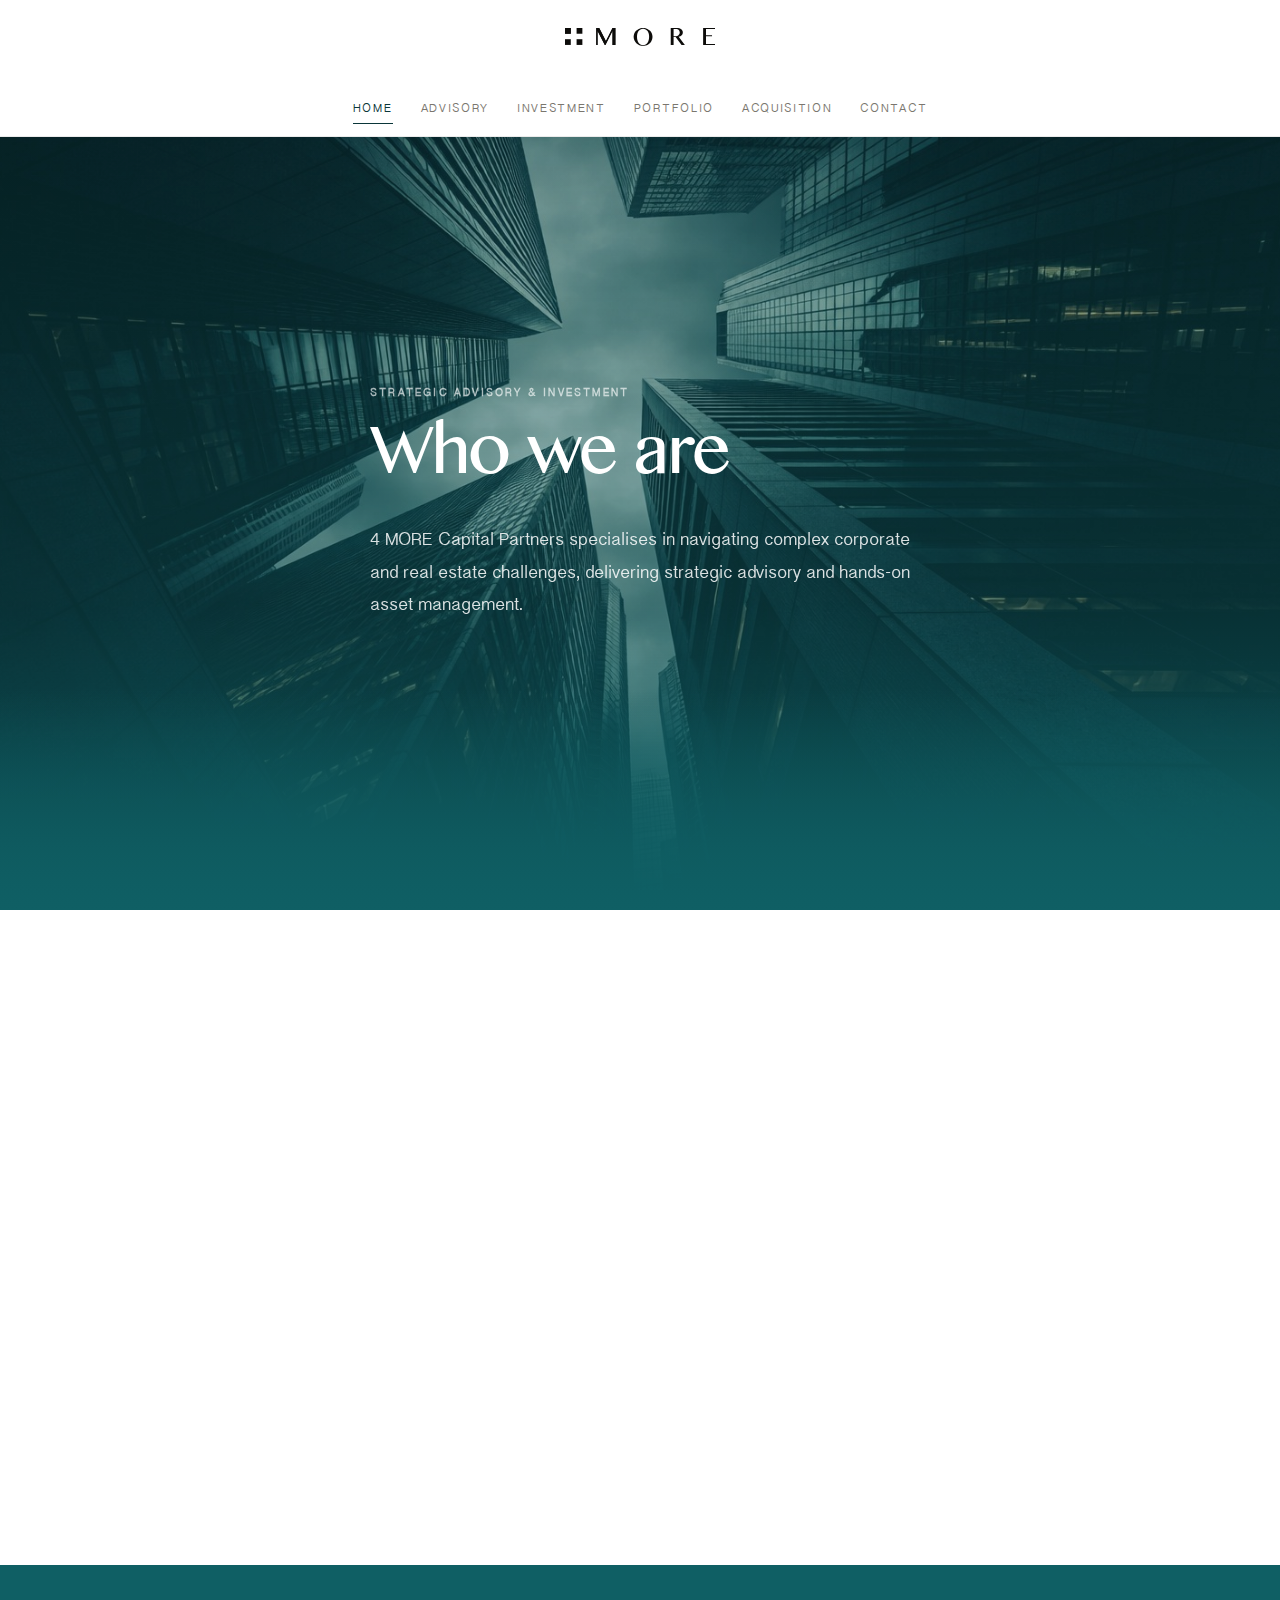
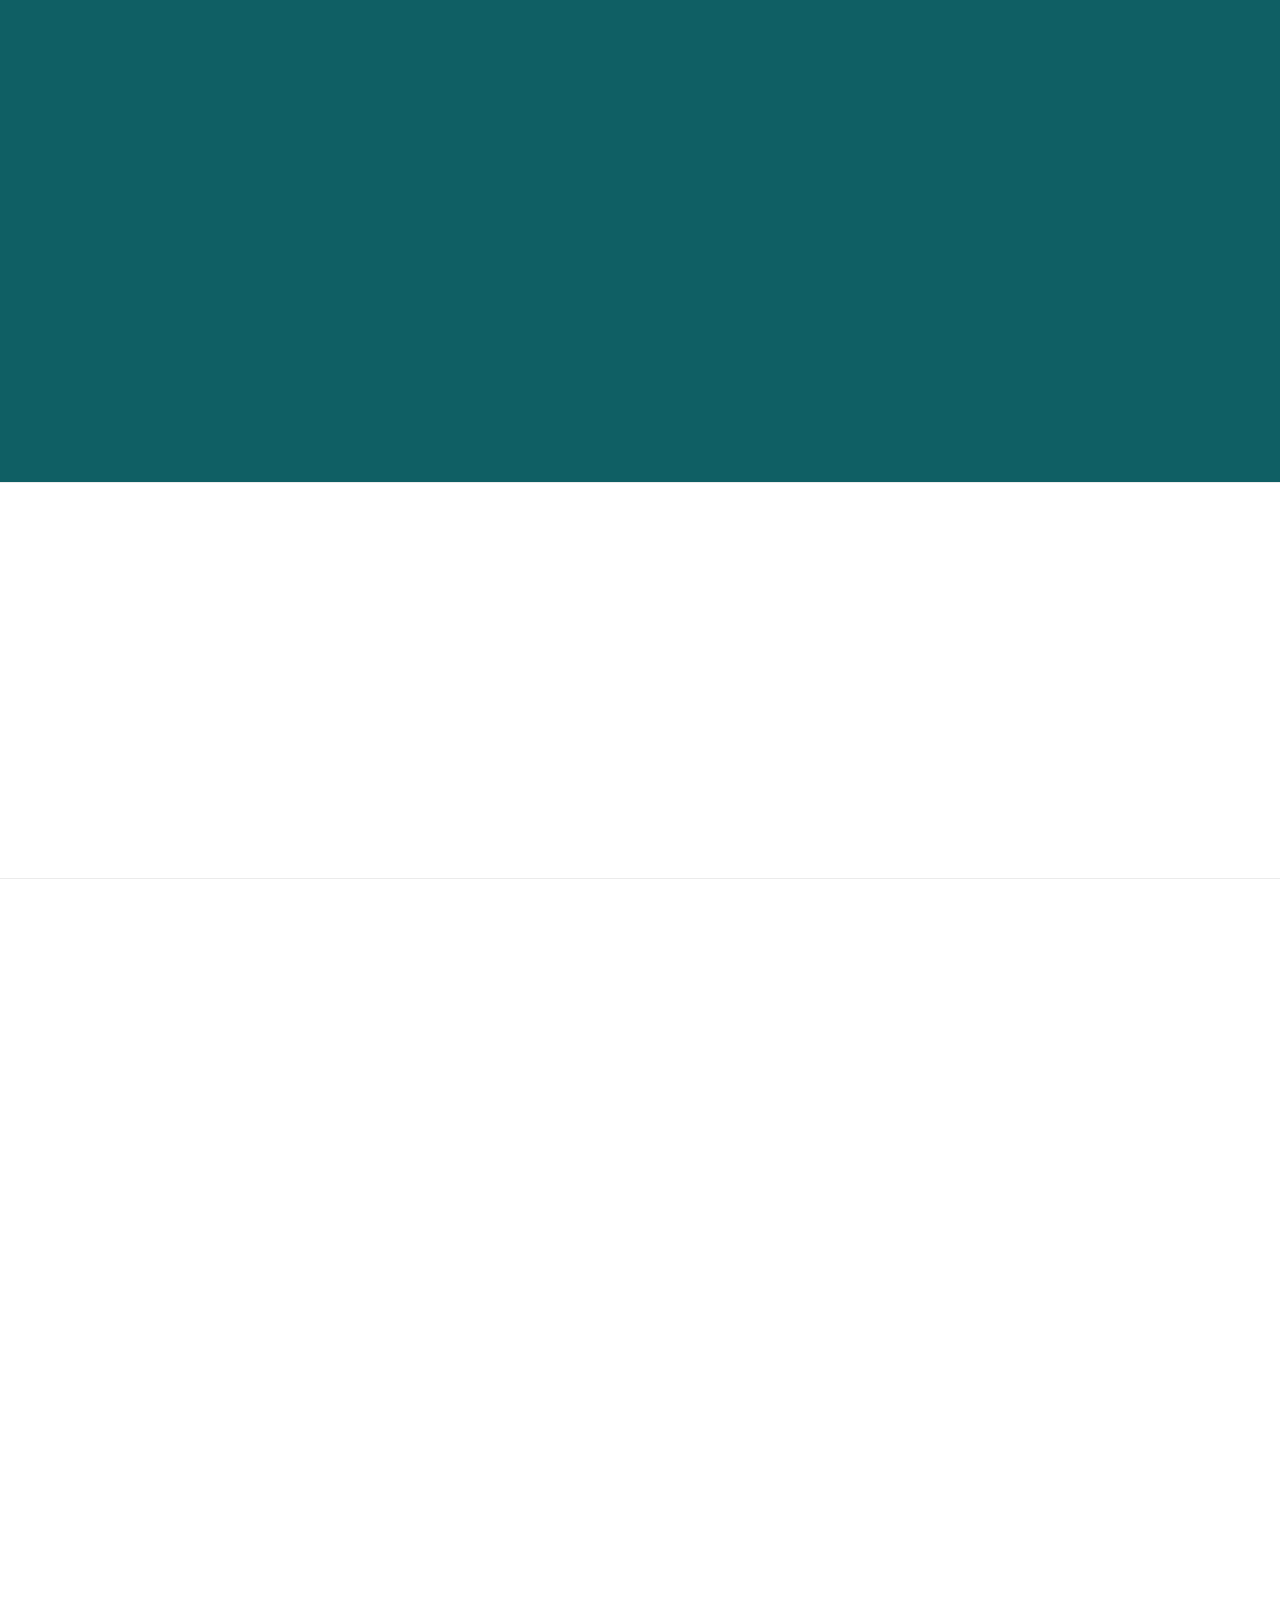
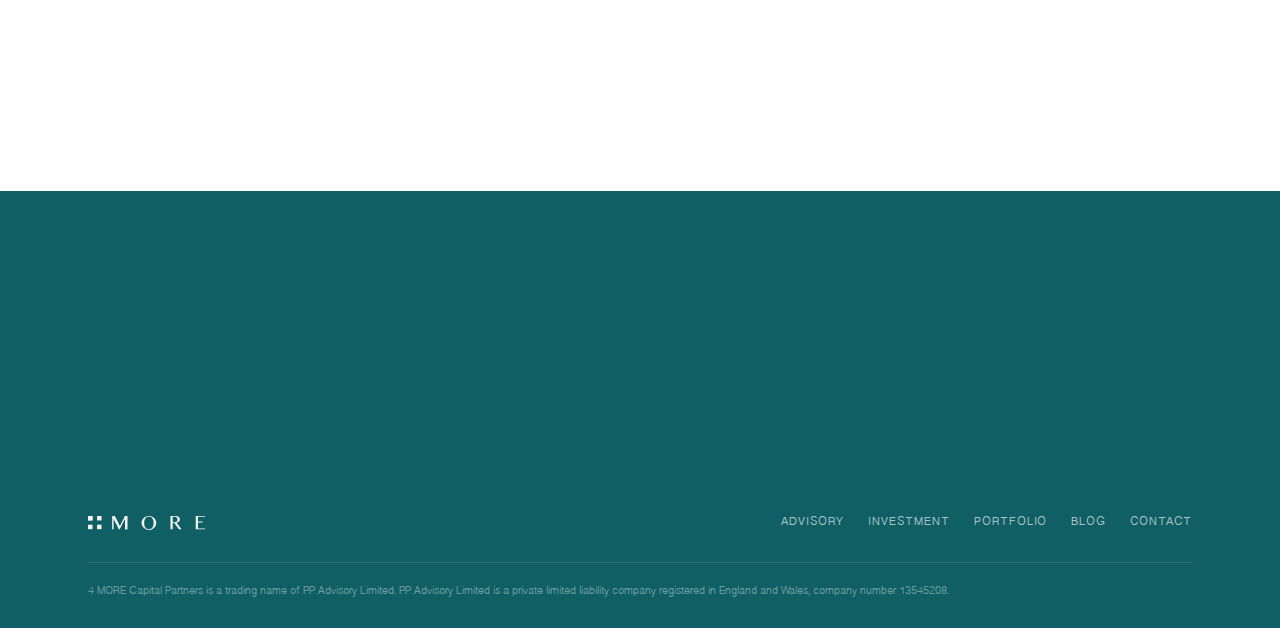
<file: index.html>
<!DOCTYPE html>
<html lang="en">
<head>
  <meta charset="UTF-8">
  <meta name="viewport" content="width=device-width, initial-scale=1.0">
  <meta name="description" content="4 MORE Capital Partners specializes in navigating complex corporate and real estate challenges, offering strategic advisory and hands-on asset management.">
  <title>4 MORE Capital Partners | Strategic Advisory &amp; Investment</title>
  <link rel="stylesheet" href="css/style.css">
</head>
<body>

  <!-- Centered Logo -->
  <div class="top-bar">
    <a href="index.html" class="top-bar-logo"><img src="images/Logo-4-More.svg" alt="4 MORE Capital Partners"></a>
  </div>

  <!-- Navigation -->
  <nav class="nav" id="nav">
    <div class="container">
      <div class="nav-inner">
        <div class="nav-links" id="navLinks">
          <a href="index.html" class="active">Home</a>
          <a href="advisory.html">Advisory</a>
          <a href="investment.html">Investment</a>
          <a href="portfolio.html">Portfolio</a>
          <a href="acquisition.html">Acquisition</a>
          <a href="contact.html">Contact</a>
        </div>
        <button class="nav-toggle" id="navToggle" aria-label="Toggle navigation">
          <span></span>
          <span></span>
          <span></span>
        </button>
      </div>
    </div>
  </nav>

  <!-- Hero — full-bleed photo background with teal gradient fade -->
  <section class="hero">
    <div class="hero-bg" aria-hidden="true"></div>
    <div class="hero-overlay" aria-hidden="true"></div>
    <div class="container">
      <div class="hero-content">
        <span class="label reveal">Strategic Advisory &amp; Investment</span>
        <h1 class="reveal">Who we are</h1>
        <p class="hero-desc reveal">4 MORE Capital Partners specialises in navigating complex corporate and real estate challenges, delivering strategic advisory and hands-on asset management.</p>
      </div>
    </div>
  </section>

  <!-- What We Do -->
  <section class="section-sm">
    <div class="container">
      <div class="section-header section-header-center reveal">
        <h2>What we do</h2>
        <p>Tailored solutions across asset management and investment, from acquisition to exit.</p>
      </div>
      <div class="services-duo reveal">
        <div class="service-block">
          <span class="label">Advisory</span>
          <p>Hands-on execution of complex business plans, asset turnarounds, and institutional-grade project delivery.</p>
          <a href="advisory.html" class="btn btn-text btn-arrow">Learn More</a>
        </div>
        <div class="service-block">
          <span class="label">Investment</span>
          <p>Focused on Germany, Austria, and the UK &mdash; sourcing, structuring, and executing deals with a shared-investment approach.</p>
          <a href="investment.html" class="btn btn-text btn-arrow">Learn More</a>
        </div>
      </div>
    </div>
  </section>

  <!-- Principles -->
  <section class="section-dark section-sm">
    <div class="container">
      <div class="section-header-split reveal">
        <div>
          <h2>Our Principles</h2>
        </div>
        <div>
          <p>A work culture centred on transparency, ownership, and results &mdash; underpinning our approach to every engagement.</p>
        </div>
      </div>
      <div class="principles-grid reveal">
        <div class="principle-item">
          <div class="principle-icon">
            <svg xmlns="http://www.w3.org/2000/svg" fill="none" viewBox="0 0 24 24" stroke-width="1.5" stroke="currentColor">
              <path stroke-linecap="round" stroke-linejoin="round" d="M2.036 12.322a1.012 1.012 0 010-.639C3.423 7.51 7.36 4.5 12 4.5c4.638 0 8.573 3.007 9.963 7.178.07.207.07.431 0 .639C20.577 16.49 16.64 19.5 12 19.5c-4.638 0-8.573-3.007-9.963-7.178z" />
              <path stroke-linecap="round" stroke-linejoin="round" d="M15 12a3 3 0 11-6 0 3 3 0 016 0z" />
            </svg>
          </div>
          <h4>Transparency</h4>
        </div>
        <div class="principle-item">
          <div class="principle-icon">
            <svg xmlns="http://www.w3.org/2000/svg" fill="none" viewBox="0 0 24 24" stroke-width="1.5" stroke="currentColor">
              <path stroke-linecap="round" stroke-linejoin="round" d="M15.75 5.25a3 3 0 013 3m3 0a6 6 0 01-7.029 5.912c-.563-.097-1.159.026-1.563.43L10.5 17.25H8.25v2.25H6v2.25H2.25v-2.818c0-.597.237-1.17.659-1.591l6.499-6.499c.404-.404.527-1 .43-1.563A6 6 0 1121.75 8.25z" />
            </svg>
          </div>
          <h4>Ownership</h4>
        </div>
        <div class="principle-item">
          <div class="principle-icon">
            <svg xmlns="http://www.w3.org/2000/svg" fill="none" viewBox="0 0 24 24" stroke-width="1.5" stroke="currentColor">
              <path stroke-linecap="round" stroke-linejoin="round" d="M3 13.125C3 12.504 3.504 12 4.125 12h2.25c.621 0 1.125.504 1.125 1.125v6.75C7.5 20.496 6.996 21 6.375 21h-2.25A1.125 1.125 0 013 19.875v-6.75zM9.75 8.625c0-.621.504-1.125 1.125-1.125h2.25c.621 0 1.125.504 1.125 1.125v11.25c0 .621-.504 1.125-1.125 1.125h-2.25a1.125 1.125 0 01-1.125-1.125V8.625zM16.5 4.125c0-.621.504-1.125 1.125-1.125h2.25C20.496 3 21 3.504 21 4.125v15.75c0 .621-.504 1.125-1.125 1.125h-2.25a1.125 1.125 0 01-1.125-1.125V4.125z" />
            </svg>
          </div>
          <h4>Results</h4>
        </div>
        <div class="principle-item">
          <div class="principle-icon">
            <svg xmlns="http://www.w3.org/2000/svg" fill="none" viewBox="0 0 24 24" stroke-width="1.5" stroke="currentColor">
              <path stroke-linecap="round" stroke-linejoin="round" d="M12 18v-5.25m0 0a6.01 6.01 0 001.5-.189m-1.5.189a6.01 6.01 0 01-1.5-.189m3.75 7.478a12.06 12.06 0 01-4.5 0m3.75 2.383a14.406 14.406 0 01-3 0M14.25 18v-.192c0-.983.658-1.823 1.508-2.316a7.5 7.5 0 10-7.517 0c.85.493 1.509 1.333 1.509 2.316V18" />
            </svg>
          </div>
          <h4>Innovation</h4>
        </div>
      </div>
    </div>
  </section>

  <!-- Quote -->
  <section class="editorial-break">
    <div class="container">
      <div class="editorial-break-inner reveal">
        <blockquote>&ldquo;4 MORE&rsquo;s edge for sophisticated investors lies in its deep curiosity and contrarian approach to problem-solving, constantly seeking new solutions and capitalising on secular demand drivers.&rdquo;</blockquote>
        <cite>4 MORE Capital Partners</cite>
      </div>
    </div>
  </section>

  <!-- Team -->
  <section class="section">
    <div class="container">
      <div class="section-header section-header-center">
        <h2 class="reveal">Our Team</h2>
      </div>
      <div class="team-grid">
        <div class="team-member reveal reveal-d1">
          <div class="team-photo">
            <img src="images/team/PatrickPfeiffer.jpeg" alt="Patrick Pfeiffer">
          </div>
          <h4>Patrick Pfeiffer</h4>
          <p class="team-title">Founder, Managing Partner</p>
          <p>International investment expertise, specialising in value creation, turnarounds, and contrarian strategies across Western Europe.</p>
        </div>
        <div class="team-member reveal reveal-d2">
          <div class="team-photo">
            <img src="images/team/InaSparta.jpeg" alt="Ina Sparta">
          </div>
          <h4>Ina Sparta</h4>
          <p class="team-title">Executive Assistant</p>
          <p>Bio to be added.</p>
        </div>
        <div class="team-member reveal reveal-d3">
          <div class="team-photo">
            <img src="images/team/AugustinRenard.jpeg" alt="Augustin Renard">
          </div>
          <h4>Augustin Renard</h4>
          <p class="team-title">Full Stack Developer</p>
          <p>Bio to be added.</p>
        </div>
        <div class="team-member reveal reveal-d4">
          <div class="team-photo">
            <img src="images/team/MaltePeters.jpeg" alt="Malte Peters">
          </div>
          <h4>Malte Peters</h4>
          <p class="team-title">Intern</p>
          <p>Bio to be added.</p>
        </div>
      </div>
    </div>
  </section>

  <!-- CTA -->
  <section class="cta-strip">
    <div class="container">
      <div class="cta-strip-inner reveal">
        <div>
          <h2>A word from Patrick Pfeiffer</h2>
          <p>4 MORE navigates turnaround challenges by analysing data, setting goals, and executing with precision &mdash; always keeping our partners&rsquo; interests in mind.</p>
        </div>
        <a href="contact.html" class="btn btn-white btn-arrow">Contact Us</a>
      </div>
    </div>
  </section>

  <!-- Footer -->
  <footer class="footer">
    <div class="container">
      <div class="footer-inner">
        <div class="footer-logo"><img src="images/Logo-4-More.svg" alt="4 MORE Capital Partners"></div>
        <div class="footer-nav">
          <a href="advisory.html">Advisory</a>
          <a href="investment.html">Investment</a>
          <a href="portfolio.html">Portfolio</a>
          <a href="#">Blog</a>
          <a href="contact.html">Contact</a>
        </div>
      </div>
      <div class="footer-bottom">
        <p>4 MORE Capital Partners is a trading name of PP Advisory Limited. PP Advisory Limited is a private limited liability company registered in England and Wales, company number 13545208.</p>
      </div>
    </div>
  </footer>

  <script src="js/main.js"></script>
</body>
</html>
</file>
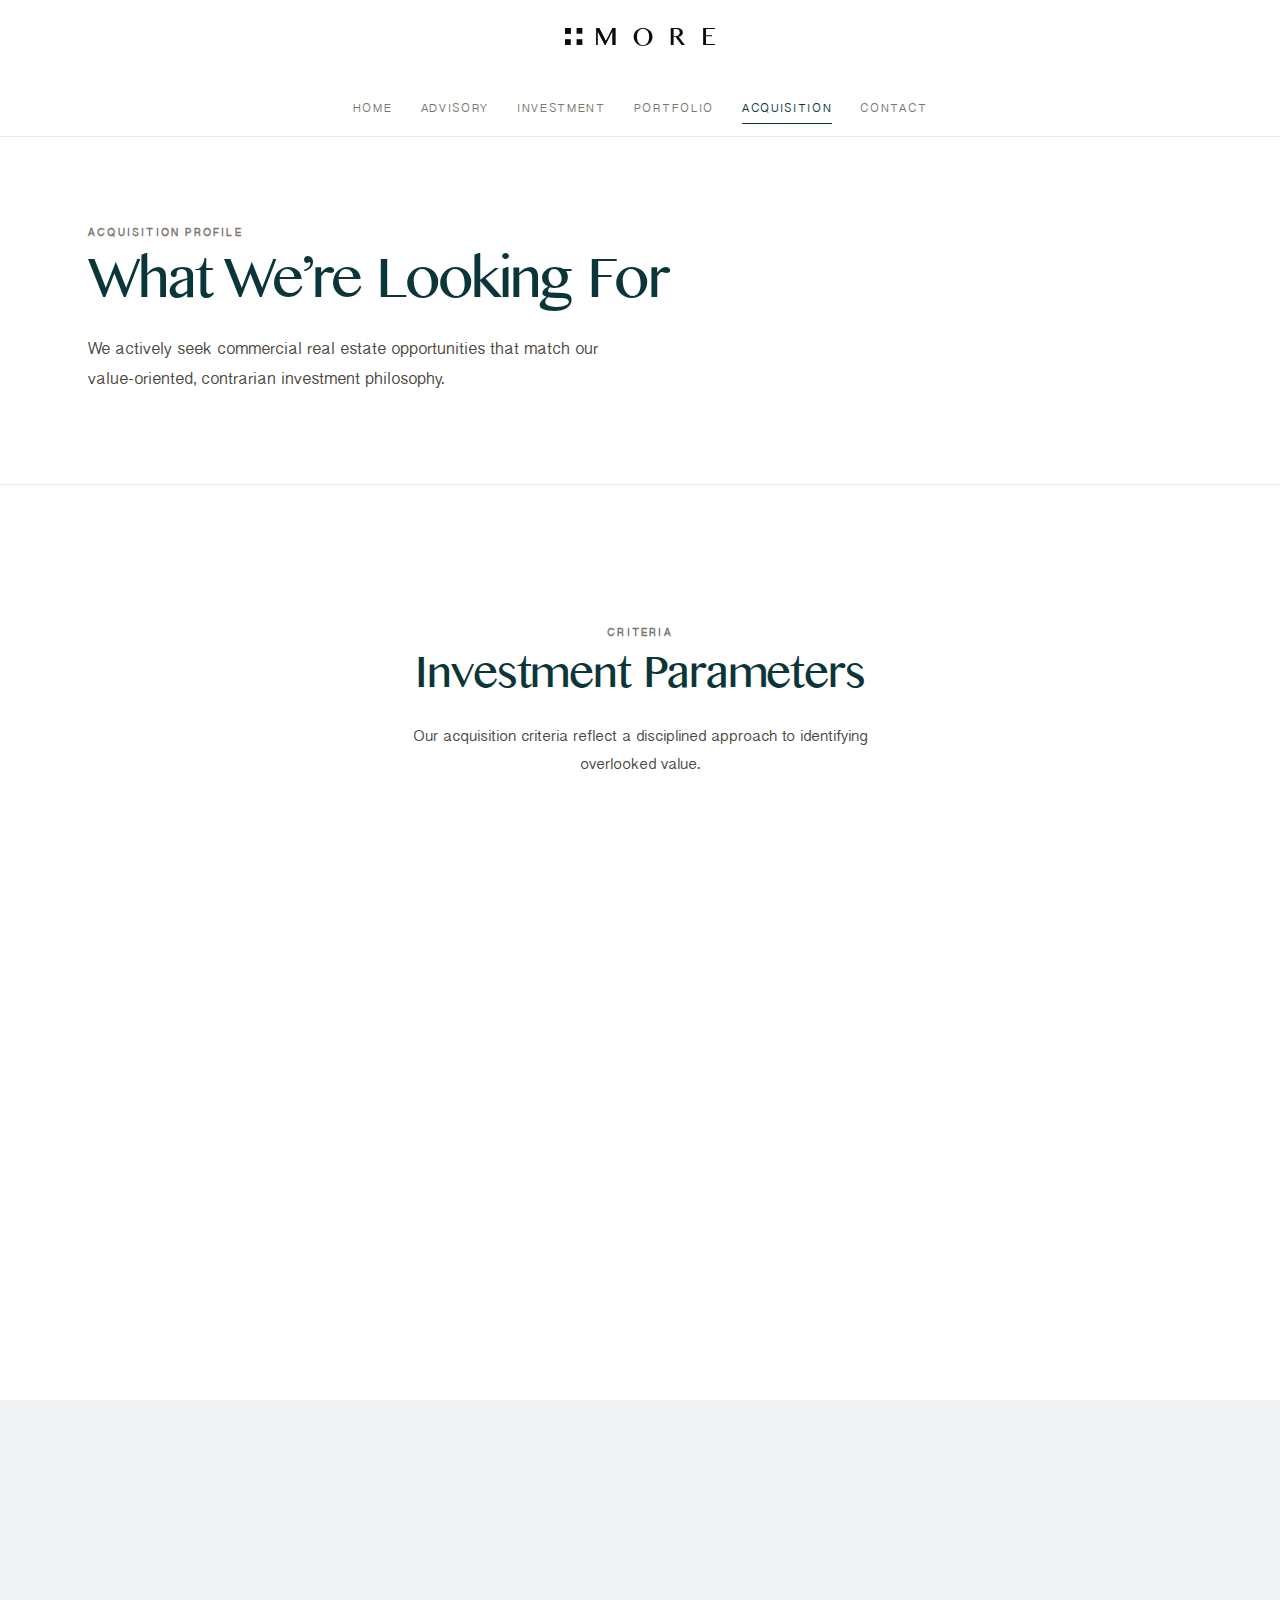
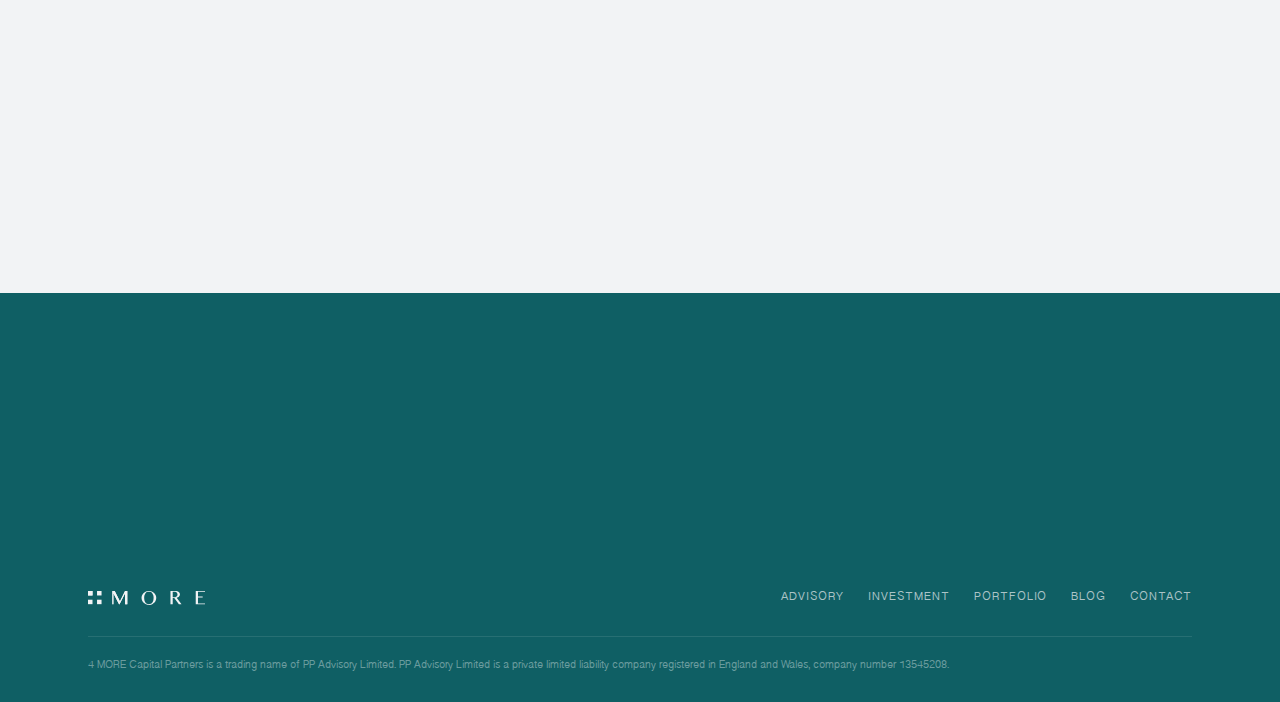
<file: acquisition.html>
<!DOCTYPE html>
<html lang="en">
<head>
  <meta charset="UTF-8">
  <meta name="viewport" content="width=device-width, initial-scale=1.0">
  <meta name="description" content="4 MORE Capital Partners Acquisition Profile - Investment criteria for commercial real estate across DACH and UK.">
  <title>Acquisition Profile | 4 MORE Capital Partners</title>
  <link rel="stylesheet" href="css/style.css">
</head>
<body>

  <div class="top-bar">
    <a href="index.html" class="top-bar-logo"><img src="images/Logo-4-More.svg" alt="4 MORE Capital Partners"></a>
  </div>

  <nav class="nav" id="nav">
    <div class="container">
      <div class="nav-inner">
        <div class="nav-links" id="navLinks">
          <a href="index.html">Home</a>
          <a href="advisory.html">Advisory</a>
          <a href="investment.html">Investment</a>
          <a href="portfolio.html">Portfolio</a>
          <a href="acquisition.html" class="active">Acquisition</a>
          <a href="contact.html">Contact</a>
        </div>
        <button class="nav-toggle" id="navToggle" aria-label="Toggle navigation">
          <span></span><span></span><span></span>
        </button>
      </div>
    </div>
  </nav>

  <section class="page-hero">
    <div class="container">
      <span class="label">Acquisition Profile</span>
      <h1>What We&rsquo;re Looking For</h1>
      <p>We actively seek commercial real estate opportunities that match our value-oriented, contrarian investment philosophy.</p>
    </div>
  </section>

  <section class="section">
    <div class="container">
      <div class="section-header section-header-center reveal">
        <span class="label">Criteria</span>
        <h2>Investment Parameters</h2>
        <p>Our acquisition criteria reflect a disciplined approach to identifying overlooked value.</p>
      </div>
      <div class="acquisition-grid">
        <div class="acquisition-item reveal reveal-d1">
          <h4>Property Types</h4>
          <p>Office, retail, mixed-use, and light industrial assets with value-add or repositioning potential.</p>
        </div>
        <div class="acquisition-item reveal reveal-d2">
          <h4>Geography</h4>
          <p>Core markets in Germany, Austria, Switzerland, and the United Kingdom.</p>
        </div>
        <div class="acquisition-item reveal reveal-d3">
          <h4>Deal Size</h4>
          <p>Individual assets or portfolios, typically &euro;5m&ndash;&euro;50m, with flexibility for larger opportunities through partnerships.</p>
        </div>
        <div class="acquisition-item reveal reveal-d4">
          <h4>Strategy</h4>
          <p>Value-add, turnaround, and opportunistic situations where hands-on management unlocks significant upside.</p>
        </div>
        <div class="acquisition-item reveal reveal-d1">
          <h4>Situations</h4>
          <p>Distressed assets, complex ownership structures, non-performing loans, and operational improvement plays.</p>
        </div>
        <div class="acquisition-item reveal reveal-d2">
          <h4>Partnership</h4>
          <p>Open to co-investment structures, joint ventures, and strategic alliances with aligned capital.</p>
        </div>
      </div>
    </div>
  </section>

  <section class="section-alt section-sm">
    <div class="container">
      <div class="grid-2 reveal">
        <div>
          <span class="label">Our Edge</span>
          <h2 style="margin-top: 16px;">Why Work With Us</h2>
          <p style="margin-top: 16px;">We bring deep regional expertise, operational capability, and aligned investment that sets us apart from traditional buyers.</p>
        </div>
        <div>
          <div class="focus-panel">
            <span class="label">What We Offer</span>
            <div class="focus-metrics">
              <div class="focus-metric">
                <h4>Speed</h4>
                <p>Rapid assessment and decisive execution</p>
              </div>
              <div class="focus-metric">
                <h4>Flexibility</h4>
                <p>Creative deal structuring for complex situations</p>
              </div>
              <div class="focus-metric">
                <h4>Alignment</h4>
                <p>Direct co-investment ensures shared outcomes</p>
              </div>
              <div class="focus-metric">
                <h4>Expertise</h4>
                <p>Hands-on turnaround and repositioning experience</p>
              </div>
            </div>
          </div>
        </div>
      </div>
    </div>
  </section>

  <section class="cta-strip">
    <div class="container">
      <div class="cta-strip-inner reveal">
        <div>
          <h2>Have a Property to Discuss?</h2>
          <p>We&rsquo;re always open to reviewing opportunities that fit our investment criteria.</p>
        </div>
        <a href="contact.html" class="btn btn-white btn-arrow">Send Us Details</a>
      </div>
    </div>
  </section>

  <footer class="footer">
    <div class="container">
      <div class="footer-inner">
        <div class="footer-logo"><img src="images/Logo-4-More.svg" alt="4 MORE Capital Partners"></div>
        <div class="footer-nav">
          <a href="advisory.html">Advisory</a>
          <a href="investment.html">Investment</a>
          <a href="portfolio.html">Portfolio</a>
          <a href="#">Blog</a>
          <a href="contact.html">Contact</a>
        </div>
      </div>
      <div class="footer-bottom">
        <p>4 MORE Capital Partners is a trading name of PP Advisory Limited. PP Advisory Limited is a private limited liability company registered in England and Wales, company number 13545208.</p>
      </div>
    </div>
  </footer>

  <script src="js/main.js"></script>
</body>
</html>
</file>
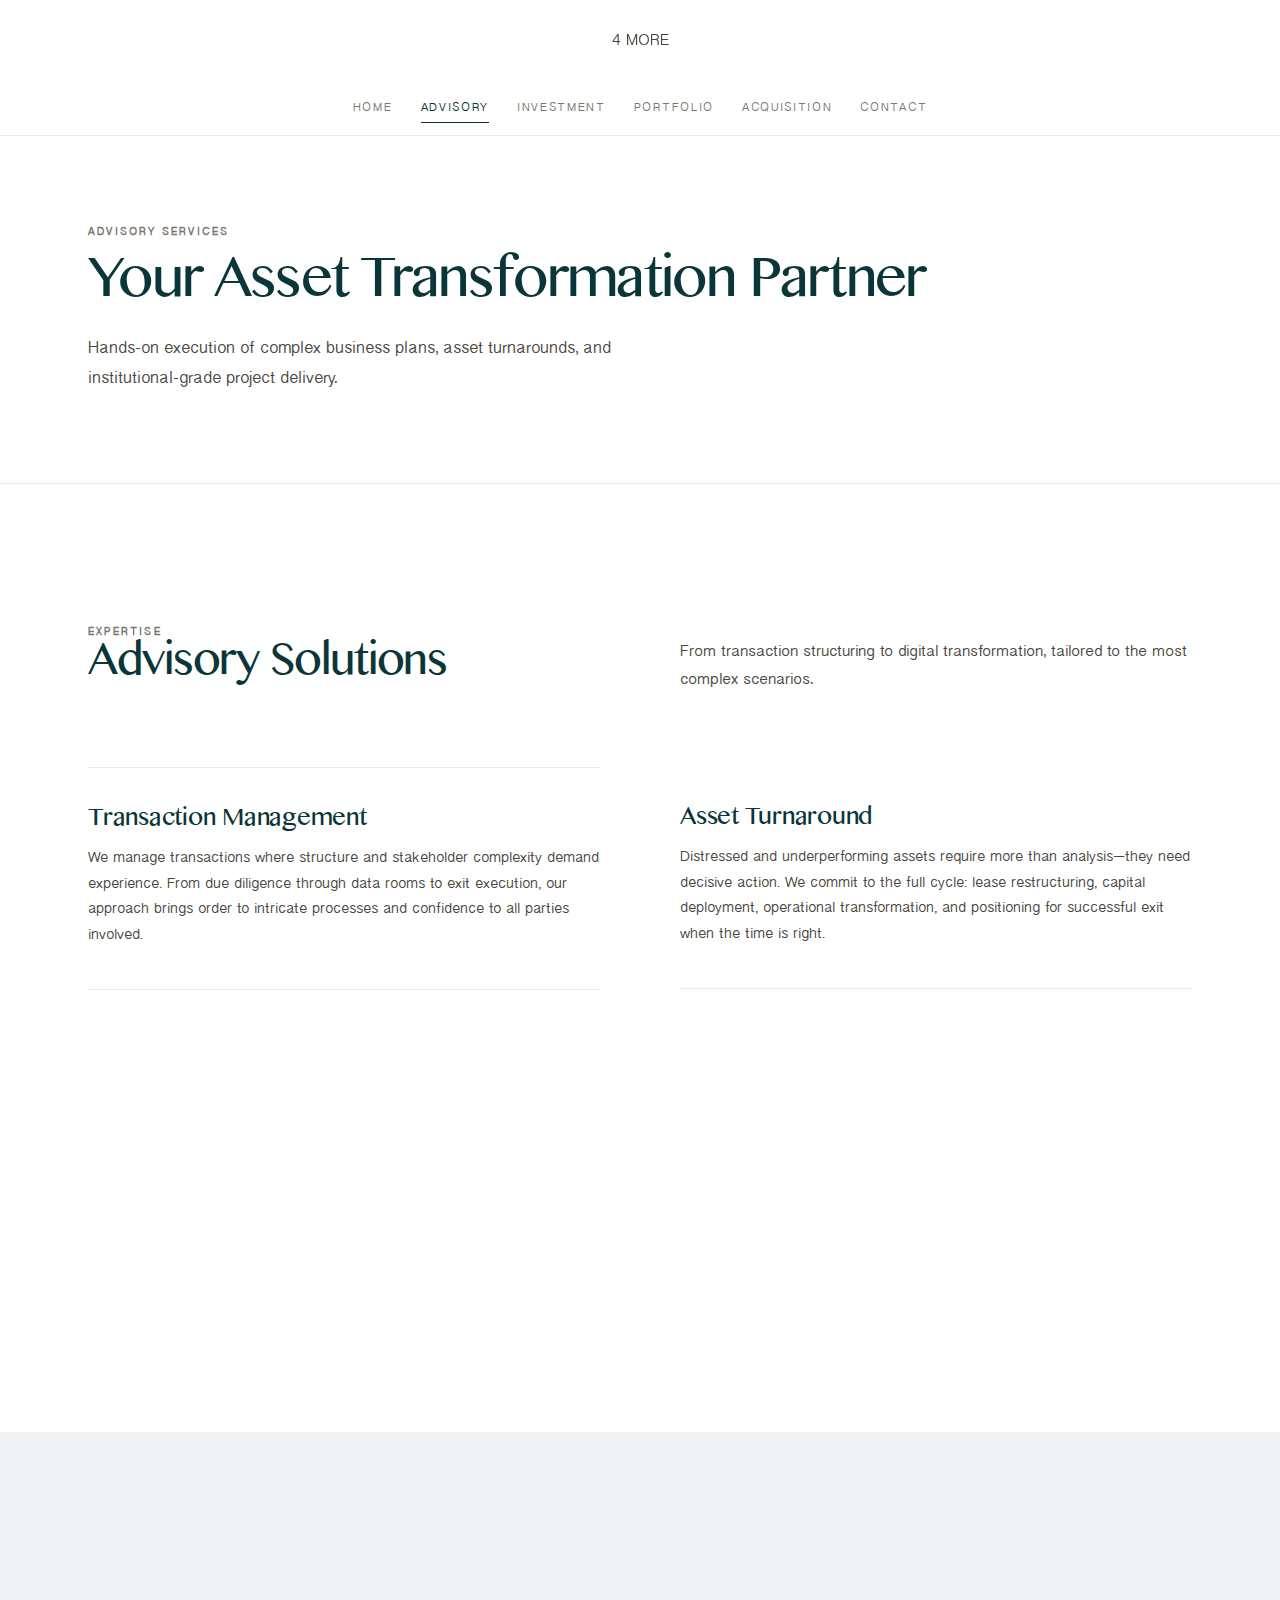
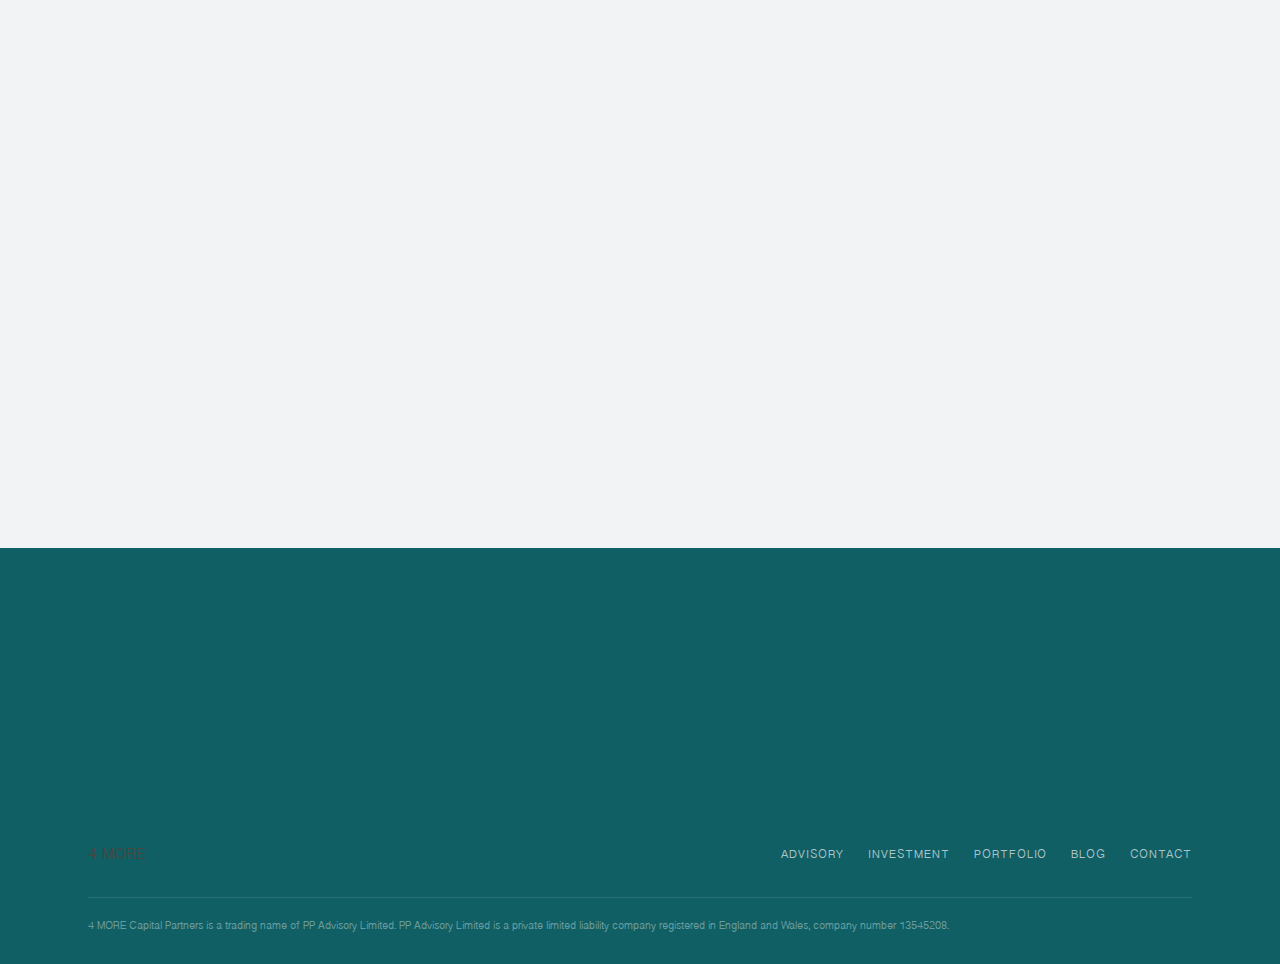
<file: advisory.html>
<!DOCTYPE html>
<html lang="en">
<head>
  <meta charset="UTF-8">
  <meta name="viewport" content="width=device-width, initial-scale=1.0">
  <meta name="description" content="4 MORE Capital Partners Advisory - Transaction management, turnaround, development, and digital transformation.">
  <title>Advisory | 4 MORE Capital Partners</title>
  <link rel="preconnect" href="https://fonts.googleapis.com">
  <link rel="preconnect" href="https://fonts.gstatic.com" crossorigin>
  <link href="https://fonts.googleapis.com/css2?family=Inter:wght@400;500;600;700&family=Libre+Baskerville:ital,wght@0,400;0,700;1,400&display=swap" rel="stylesheet">
  <link rel="stylesheet" href="css/style.css">
</head>
<body>

  <div class="top-bar">
    <a href="index.html" class="top-bar-logo-text">4 <span>MORE</span></a>
  </div>

  <nav class="nav" id="nav">
    <div class="container">
      <div class="nav-inner">
        <div class="nav-links" id="navLinks">
          <a href="index.html">Home</a>
          <a href="advisory.html" class="active">Advisory</a>
          <a href="investment.html">Investment</a>
          <a href="portfolio.html">Portfolio</a>
          <a href="acquisition.html">Acquisition</a>
          <a href="contact.html">Contact</a>
        </div>
        <button class="nav-toggle" id="navToggle" aria-label="Toggle navigation">
          <span></span><span></span><span></span>
        </button>
      </div>
    </div>
  </nav>

  <section class="page-hero">
    <div class="container">
      <span class="label">Advisory Services</span>
      <h1>Your Asset Transformation Partner</h1>
      <p>Hands-on execution of complex business plans, asset turnarounds, and institutional-grade project delivery.</p>
    </div>
  </section>

  <section class="section">
    <div class="container">
      <div class="section-header-split reveal">
        <div>
          <span class="label">Expertise</span>
          <h2>Advisory Solutions</h2>
        </div>
        <div>
          <p>From transaction structuring to digital transformation, tailored to the most complex scenarios.</p>
        </div>
      </div>
      <div class="grid-2">
        <div class="service-item reveal reveal-d1">
          <h3>Transaction Management</h3>
          <p>We manage transactions where structure and stakeholder complexity demand experience. From due diligence through data rooms to exit execution, our approach brings order to intricate processes and confidence to all parties involved.</p>
        </div>
        <div class="service-item reveal reveal-d2">
          <h3>Asset Turnaround</h3>
          <p>Distressed and underperforming assets require more than analysis&mdash;they need decisive action. We commit to the full cycle: lease restructuring, capital deployment, operational transformation, and positioning for successful exit when the time is right.</p>
        </div>
        <div class="service-item reveal reveal-d3">
          <h3>Development &amp; Planning</h3>
          <p>Project development from initial vision through delivery. Our work spans feasibility through permitting, construction oversight through handover&mdash;bringing institutional rigor to every phase while maintaining the flexibility complex projects demand.</p>
        </div>
        <div class="service-item reveal reveal-d4">
          <h3>ESG &amp; Digital</h3>
          <p>Sustainability and technology aren&rsquo;t add-ons; they&rsquo;re embedded in how modern assets perform. We guide ESG certification pathways, structure carbon-reduction capital plans, and implement digital systems that create measurable operational advantage.</p>
        </div>
      </div>
    </div>
  </section>

  <section class="section-alt section-sm">
    <div class="container">
      <div class="section-header section-header-center reveal">
        <span class="label">Process</span>
        <h2>How We Work</h2>
        <p>A structured methodology that adapts to the unique complexities of each engagement.</p>
      </div>
      <div class="steps-row reveal">
        <div class="step-item">
          <h4>Assess &amp; Analyse</h4>
          <p>Deep dive into the current situation, identifying challenges and the optimal path forward.</p>
        </div>
        <div class="step-item">
          <h4>Strategise</h4>
          <p>Tailored action plan with clear milestones, risk mitigation, and measurable objectives.</p>
        </div>
        <div class="step-item">
          <h4>Execute</h4>
          <p>Hands-on implementation with rigorous project management and continuous monitoring.</p>
        </div>
        <div class="step-item">
          <h4>Deliver</h4>
          <p>Successful outcomes with comprehensive handover, documentation, and ongoing support.</p>
        </div>
      </div>
    </div>
  </section>

  <section class="cta-strip">
    <div class="container">
      <div class="cta-strip-inner reveal">
        <div>
          <h2>Need Strategic Guidance?</h2>
          <p>Every complex challenge has a solution. Let&rsquo;s discuss how our advisory expertise can help.</p>
        </div>
        <a href="contact.html" class="btn btn-white btn-arrow">Contact Us</a>
      </div>
    </div>
  </section>

  <footer class="footer">
    <div class="container">
      <div class="footer-inner">
        <div class="footer-logo">4 <span>MORE</span></div>
        <div class="footer-nav">
          <a href="advisory.html">Advisory</a>
          <a href="investment.html">Investment</a>
          <a href="portfolio.html">Portfolio</a>
          <a href="#">Blog</a>
          <a href="contact.html">Contact</a>
        </div>
      </div>
      <div class="footer-bottom">
        <p>4 MORE Capital Partners is a trading name of PP Advisory Limited. PP Advisory Limited is a private limited liability company registered in England and Wales, company number 13545208.</p>
      </div>
    </div>
  </footer>

  <script src="js/main.js"></script>
</body>
</html>
</file>
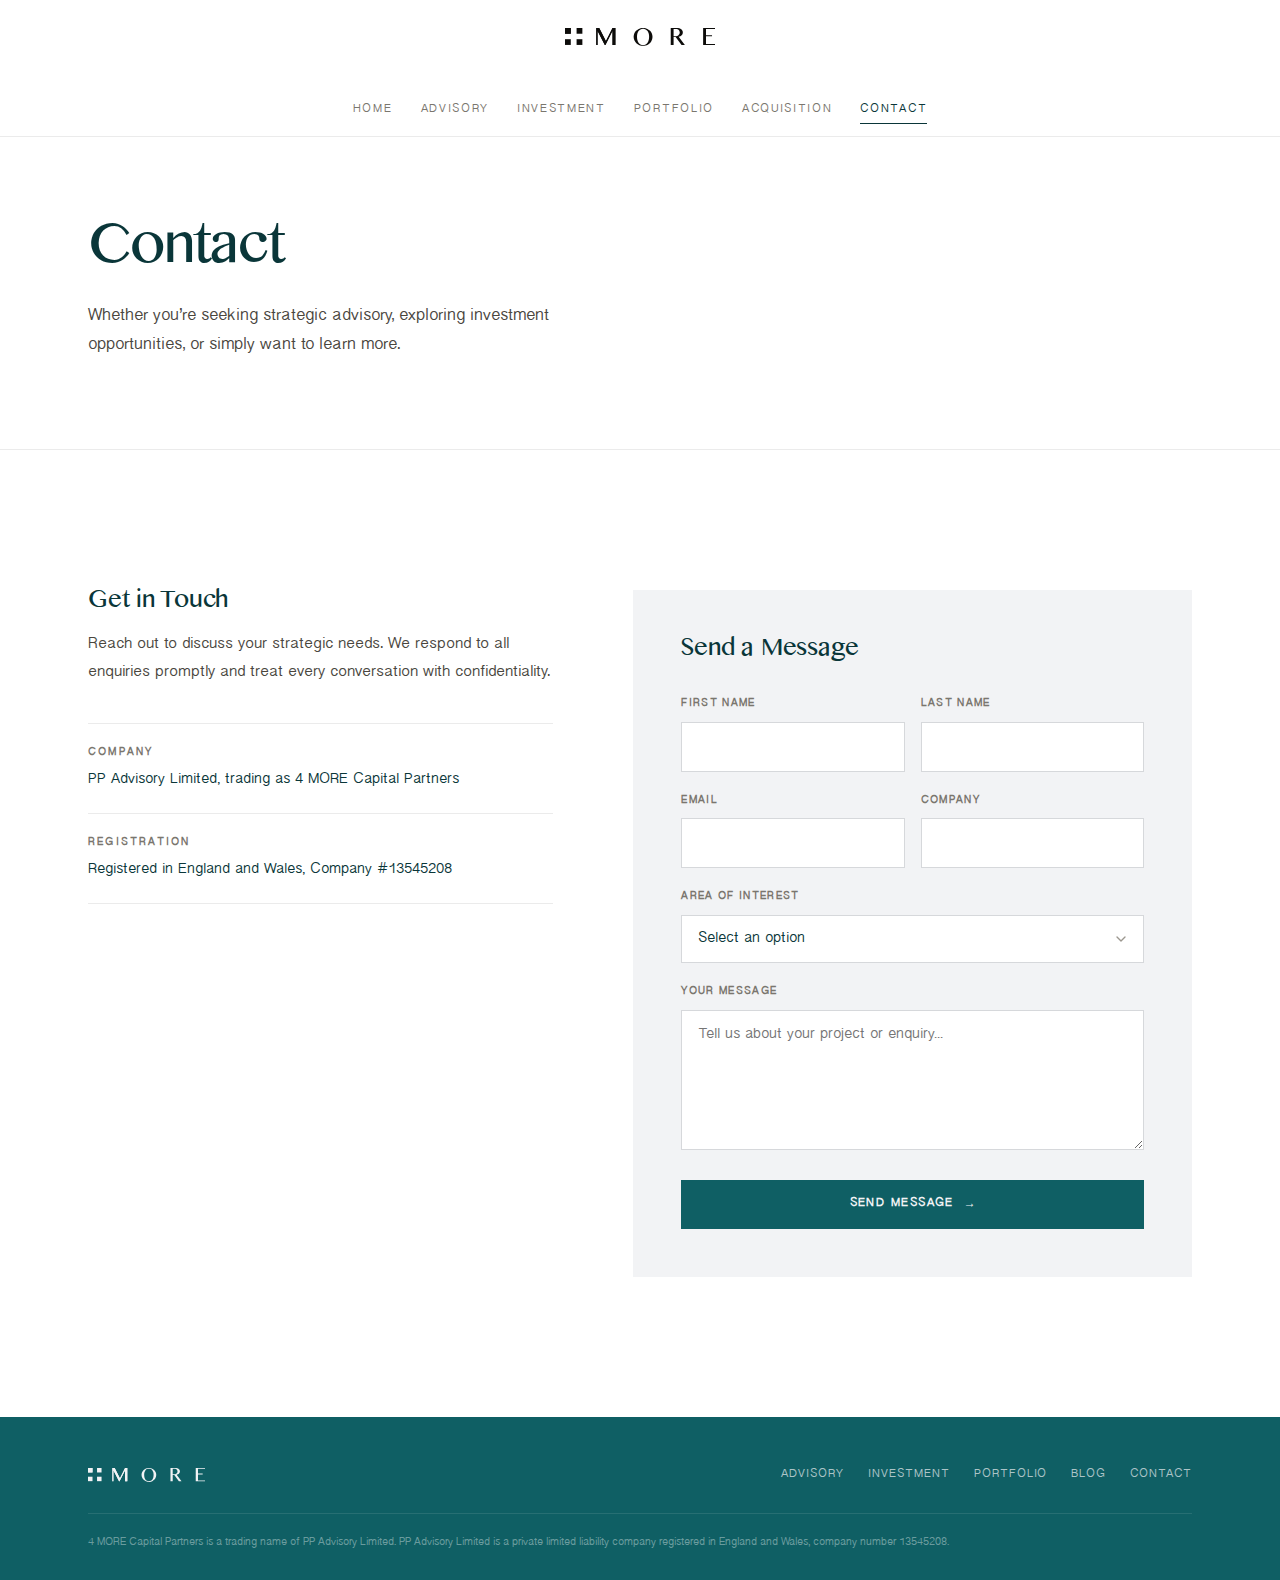
<file: contact.html>
<!DOCTYPE html>
<html lang="en">
<head>
  <meta charset="UTF-8">
  <meta name="viewport" content="width=device-width, initial-scale=1.0">
  <meta name="description" content="Contact 4 MORE Capital Partners - Get in touch to discuss strategic advisory and investment opportunities.">
  <title>Contact | 4 MORE Capital Partners</title>
  <link rel="stylesheet" href="css/style.css">
</head>
<body>

  <div class="top-bar">
    <a href="index.html" class="top-bar-logo"><img src="images/Logo-4-More.svg" alt="4 MORE Capital Partners"></a>
  </div>

  <nav class="nav" id="nav">
    <div class="container">
      <div class="nav-inner">
        <div class="nav-links" id="navLinks">
          <a href="index.html">Home</a>
          <a href="advisory.html">Advisory</a>
          <a href="investment.html">Investment</a>
          <a href="portfolio.html">Portfolio</a>
          <a href="acquisition.html">Acquisition</a>
          <a href="contact.html" class="active">Contact</a>
        </div>
        <button class="nav-toggle" id="navToggle" aria-label="Toggle navigation">
          <span></span><span></span><span></span>
        </button>
      </div>
    </div>
  </nav>

  <section class="page-hero">
    <div class="container">
      <h1>Contact</h1>
      <p>Whether you&rsquo;re seeking strategic advisory, exploring investment opportunities, or simply want to learn more.</p>
    </div>
  </section>

  <section class="section">
    <div class="container">
      <div class="contact-grid">
        <div>
          <h3 class="reveal">Get in Touch</h3>
          <p class="reveal" style="margin-top: 12px;">Reach out to discuss your strategic needs. We respond to all enquiries promptly and treat every conversation with confidentiality.</p>
          <div class="contact-info">
            <div class="contact-detail reveal reveal-d1">
              <span class="label">Company</span>
              <p>PP Advisory Limited, trading as 4 MORE Capital Partners</p>
            </div>
            <div class="contact-detail reveal reveal-d2">
              <span class="label">Registration</span>
              <p>Registered in England and Wales, Company #13545208</p>
            </div>
            <div class="contact-detail reveal reveal-d3">
              <span class="label">Markets</span>
              <p>Germany, Austria, Switzerland, United Kingdom</p>
            </div>
          </div>
        </div>

        <div class="contact-form reveal">
          <h3>Send a Message</h3>
          <form id="contactForm" action="#" method="POST">
            <div class="form-row">
              <div class="form-group">
                <label for="firstName">First Name</label>
                <input type="text" id="firstName" name="firstName" required>
              </div>
              <div class="form-group">
                <label for="lastName">Last Name</label>
                <input type="text" id="lastName" name="lastName" required>
              </div>
            </div>
            <div class="form-row">
              <div class="form-group">
                <label for="email">Email</label>
                <input type="email" id="email" name="email" required>
              </div>
              <div class="form-group">
                <label for="company">Company</label>
                <input type="text" id="company" name="company">
              </div>
            </div>
            <div class="form-group">
              <label for="interest">Area of Interest</label>
              <select id="interest" name="interest">
                <option value="" disabled selected>Select an option</option>
                <option value="advisory">Advisory Services</option>
                <option value="investment">Investment Opportunities</option>
                <option value="portfolio">Portfolio Enquiry</option>
                <option value="partnership">Strategic Partnership</option>
                <option value="other">Other</option>
              </select>
            </div>
            <div class="form-group">
              <label for="message">Your Message</label>
              <textarea id="message" name="message" placeholder="Tell us about your project or enquiry..." required></textarea>
            </div>
            <button type="submit" class="btn form-submit btn-arrow">Send Message</button>
          </form>
        </div>
      </div>
    </div>
  </section>

  <footer class="footer">
    <div class="container">
      <div class="footer-inner">
        <div class="footer-logo"><img src="images/Logo-4-More.svg" alt="4 MORE Capital Partners"></div>
        <div class="footer-nav">
          <a href="advisory.html">Advisory</a>
          <a href="investment.html">Investment</a>
          <a href="portfolio.html">Portfolio</a>
          <a href="#">Blog</a>
          <a href="contact.html">Contact</a>
        </div>
      </div>
      <div class="footer-bottom">
        <p>4 MORE Capital Partners is a trading name of PP Advisory Limited. PP Advisory Limited is a private limited liability company registered in England and Wales, company number 13545208.</p>
      </div>
    </div>
  </footer>

  <script src="js/main.js"></script>
</body>
</html>
</file>
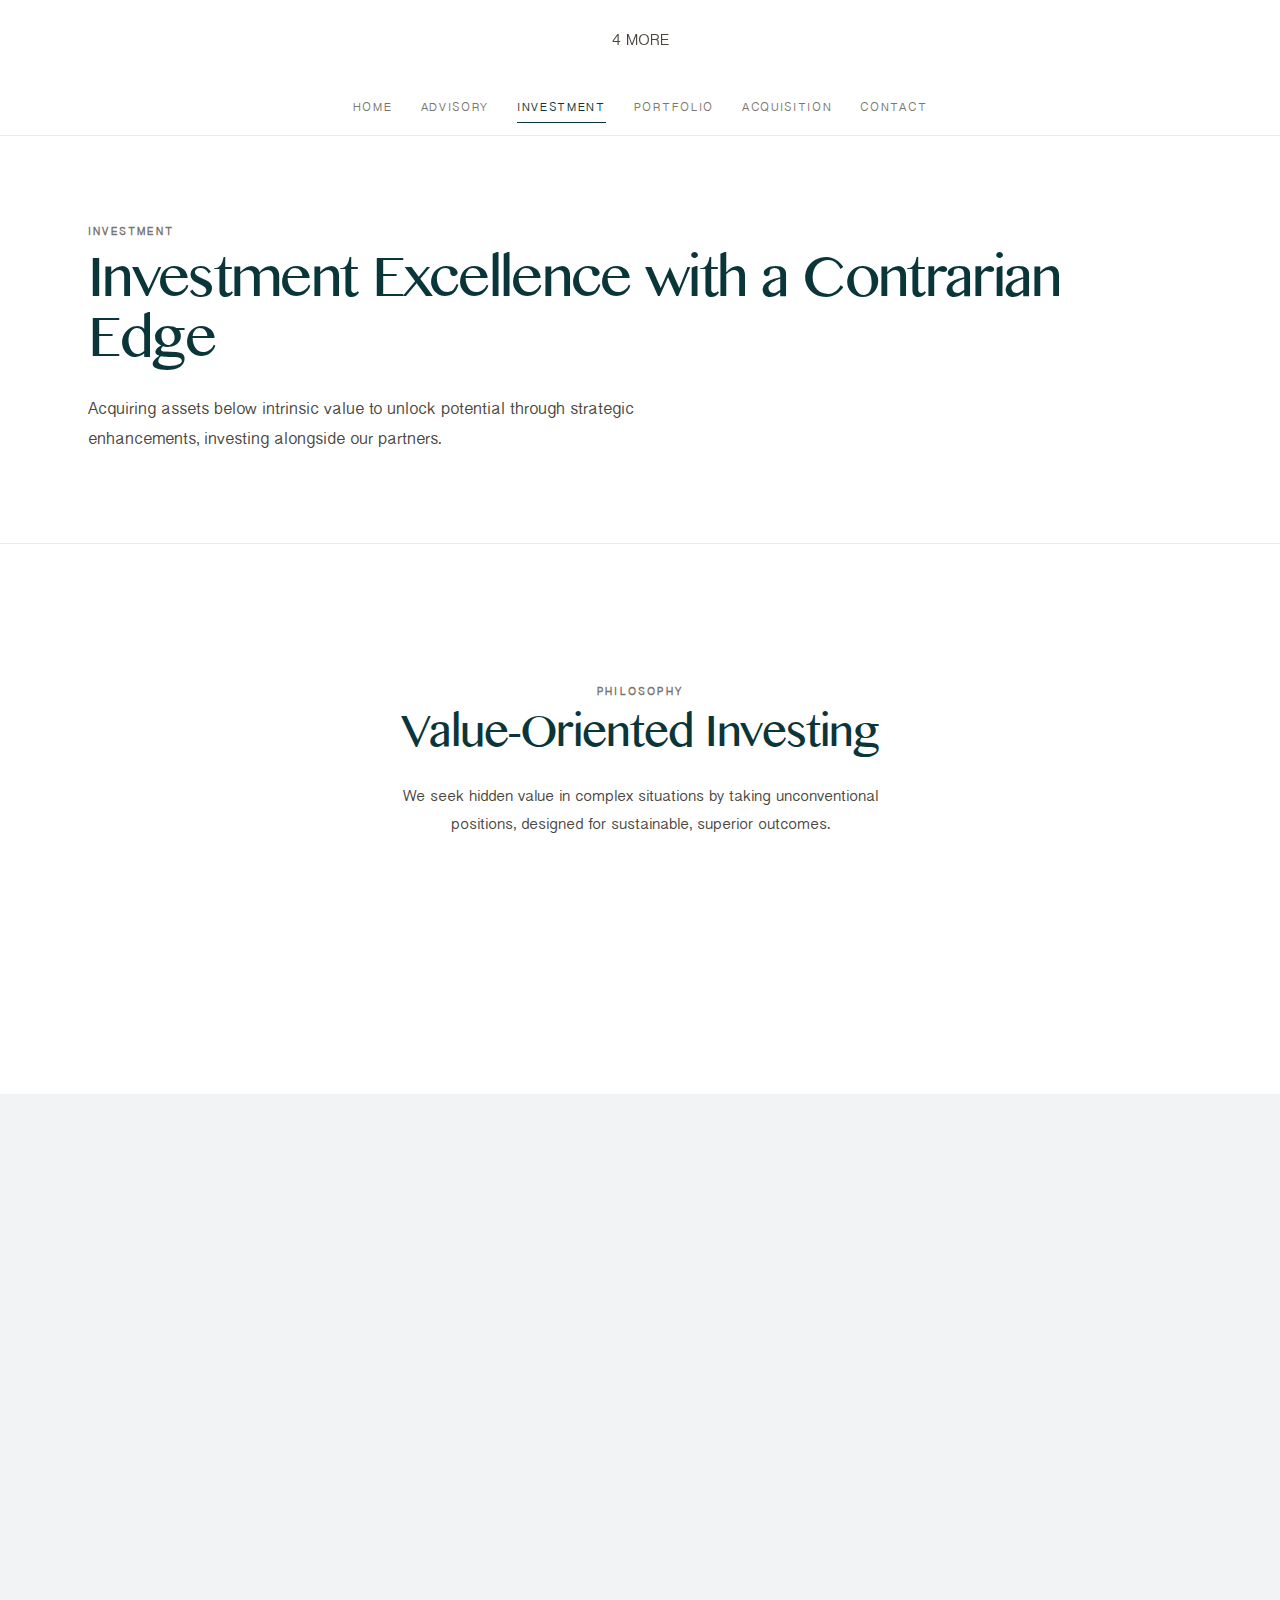
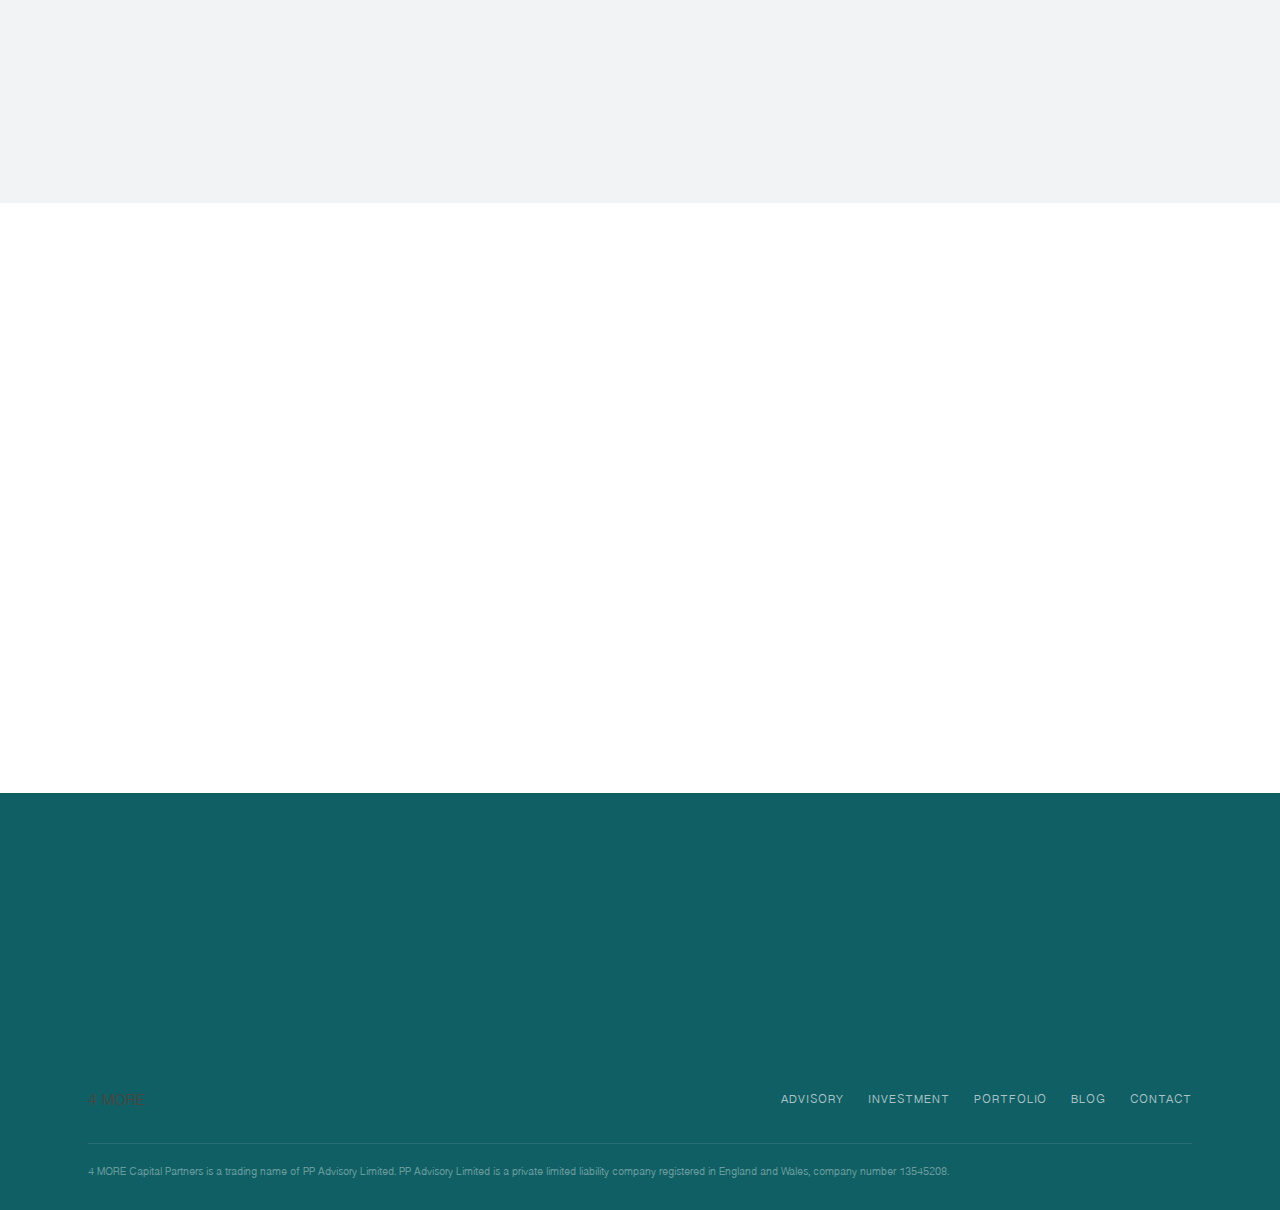
<file: investment.html>
<!DOCTYPE html>
<html lang="en">
<head>
  <meta charset="UTF-8">
  <meta name="viewport" content="width=device-width, initial-scale=1.0">
  <meta name="description" content="4 MORE Capital Partners Investment - Value-oriented investment across DACH and UK with a contrarian approach.">
  <title>Investment | 4 MORE Capital Partners</title>
  <link rel="preconnect" href="https://fonts.googleapis.com">
  <link rel="preconnect" href="https://fonts.gstatic.com" crossorigin>
  <link href="https://fonts.googleapis.com/css2?family=Inter:wght@400;500;600;700&family=Libre+Baskerville:ital,wght@0,400;0,700;1,400&display=swap" rel="stylesheet">
  <link rel="stylesheet" href="css/style.css">
</head>
<body>

  <div class="top-bar">
    <a href="index.html" class="top-bar-logo-text">4 <span>MORE</span></a>
  </div>

  <nav class="nav" id="nav">
    <div class="container">
      <div class="nav-inner">
        <div class="nav-links" id="navLinks">
          <a href="index.html">Home</a>
          <a href="advisory.html">Advisory</a>
          <a href="investment.html" class="active">Investment</a>
          <a href="portfolio.html">Portfolio</a>
          <a href="acquisition.html">Acquisition</a>
          <a href="contact.html">Contact</a>
        </div>
        <button class="nav-toggle" id="navToggle" aria-label="Toggle navigation">
          <span></span><span></span><span></span>
        </button>
      </div>
    </div>
  </nav>

  <section class="page-hero">
    <div class="container">
      <span class="label">Investment</span>
      <h1>Investment Excellence with a Contrarian Edge</h1>
      <p>Acquiring assets below intrinsic value to unlock potential through strategic enhancements, investing alongside our partners.</p>
    </div>
  </section>

  <section class="section">
    <div class="container">
      <div class="section-header section-header-center reveal">
        <span class="label">Philosophy</span>
        <h2>Value-Oriented Investing</h2>
        <p>We seek hidden value in complex situations by taking unconventional positions, designed for sustainable, superior outcomes.</p>
      </div>
      <div class="pill-tags reveal" style="justify-content: center;">
        <span class="pill-tag">Value Investing</span>
        <span class="pill-tag">Contrarian Approach</span>
        <span class="pill-tag">Long-term Perspective</span>
      </div>
    </div>
  </section>

  <section class="section-alt section-sm">
    <div class="container">
      <div class="section-header section-header-center reveal">
        <span class="label">Capabilities</span>
        <h2>Investment Services</h2>
        <p>From deal origination through active management, a full spectrum of investment services.</p>
      </div>
      <div class="grid-3 reveal">
        <div>
          <h4>Transaction Management</h4>
          <p style="margin-top: 8px; font-size: 0.9375rem;">We structure what others find too complex. Decades of relationships across legal, banking, and advisory ensure execution certainty when conventional approaches fail.</p>
        </div>
        <div>
          <h4>Deal Origination</h4>
          <p style="margin-top: 8px; font-size: 0.9375rem;">Our access comes from being present&mdash;market cycles, difficult conversations, and long-term thinking. The opportunities we pursue often begin with a phone call from someone who knows how we work.</p>
        </div>
        <div>
          <h4>Operating Partnerships</h4>
          <p style="margin-top: 8px; font-size: 0.9375rem;">We invest our own capital alongside partners in situations requiring more than advice. Our commitment is operational and financial, focused on assets where institutional discipline meets hands-on resolution.</p>
        </div>
      </div>
    </div>
  </section>

  <section class="section">
    <div class="container">
      <div class="grid-2 reveal">
        <div>
          <span class="label">Commitment</span>
          <h2 style="margin-top: 16px;">Co-Investment Alignment</h2>
          <p style="margin-top: 16px;">We invest our own capital alongside partners, ensuring our interests are fully aligned and sharing both risk and reward. Our commitments extend beyond transactions toward sustained mutual success.</p>
        </div>
        <div>
          <div class="focus-panel">
            <span class="label">Geographic Focus</span>
            <div class="region-list">
              <span class="region-item">Germany</span>
              <span class="region-item">Austria</span>
              <span class="region-item">Switzerland</span>
              <span class="region-item">United Kingdom</span>
            </div>
            <div class="focus-metrics">
              <div class="focus-metric">
                <h4>Approach</h4>
                <p>Value-oriented contrarian</p>
              </div>
              <div class="focus-metric">
                <h4>Alignment</h4>
                <p>Direct co-investment</p>
              </div>
              <div class="focus-metric">
                <h4>Expertise</h4>
                <p>Deep regional knowledge</p>
              </div>
              <div class="focus-metric">
                <h4>Network</h4>
                <p>International investor access</p>
              </div>
            </div>
          </div>
        </div>
      </div>
    </div>
  </section>

  <section class="cta-strip">
    <div class="container">
      <div class="cta-strip-inner reveal">
        <div>
          <h2>Explore Investment Opportunities</h2>
          <p>We&rsquo;re always seeking compelling opportunities and like-minded partners.</p>
        </div>
        <a href="contact.html" class="btn btn-white btn-arrow">Start a Conversation</a>
      </div>
    </div>
  </section>

  <footer class="footer">
    <div class="container">
      <div class="footer-inner">
        <div class="footer-logo">4 <span>MORE</span></div>
        <div class="footer-nav">
          <a href="advisory.html">Advisory</a>
          <a href="investment.html">Investment</a>
          <a href="portfolio.html">Portfolio</a>
          <a href="#">Blog</a>
          <a href="contact.html">Contact</a>
        </div>
      </div>
      <div class="footer-bottom">
        <p>4 MORE Capital Partners is a trading name of PP Advisory Limited. PP Advisory Limited is a private limited liability company registered in England and Wales, company number 13545208.</p>
      </div>
    </div>
  </footer>

  <script src="js/main.js"></script>
</body>
</html>
</file>
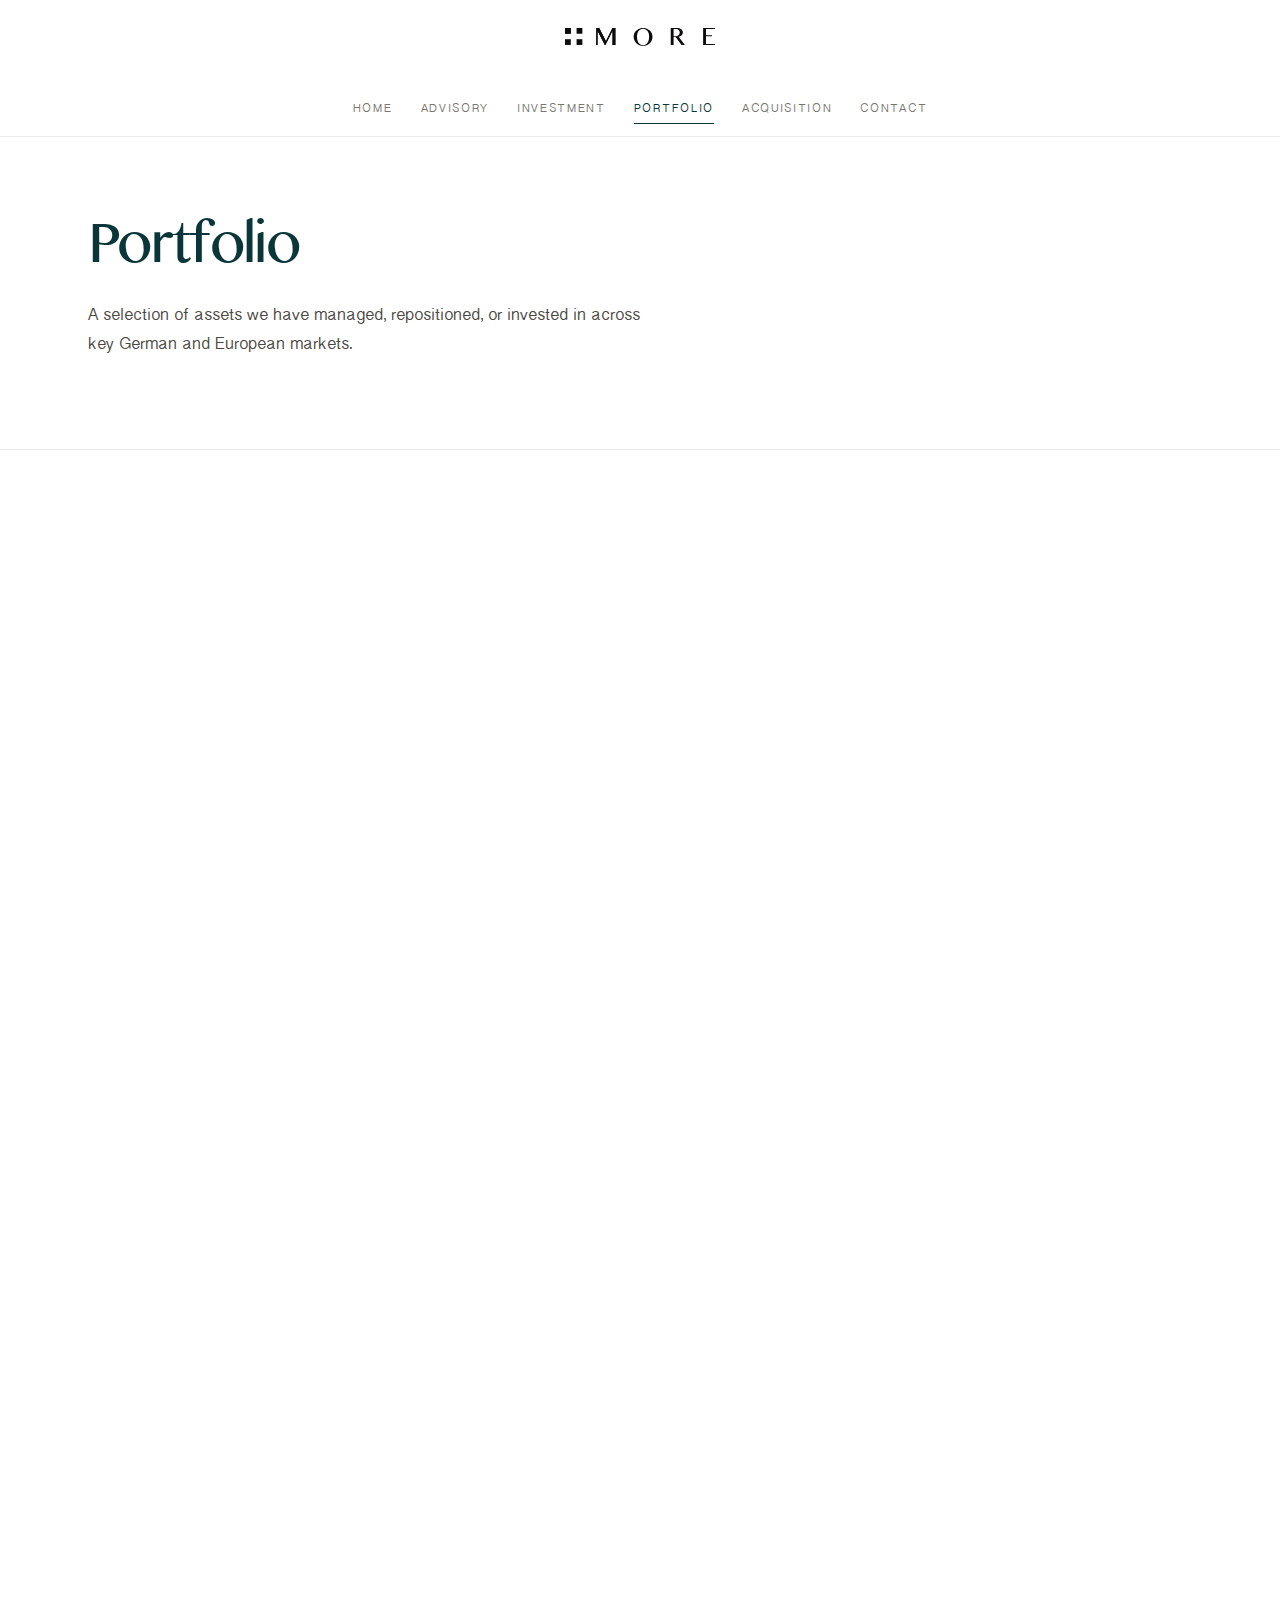
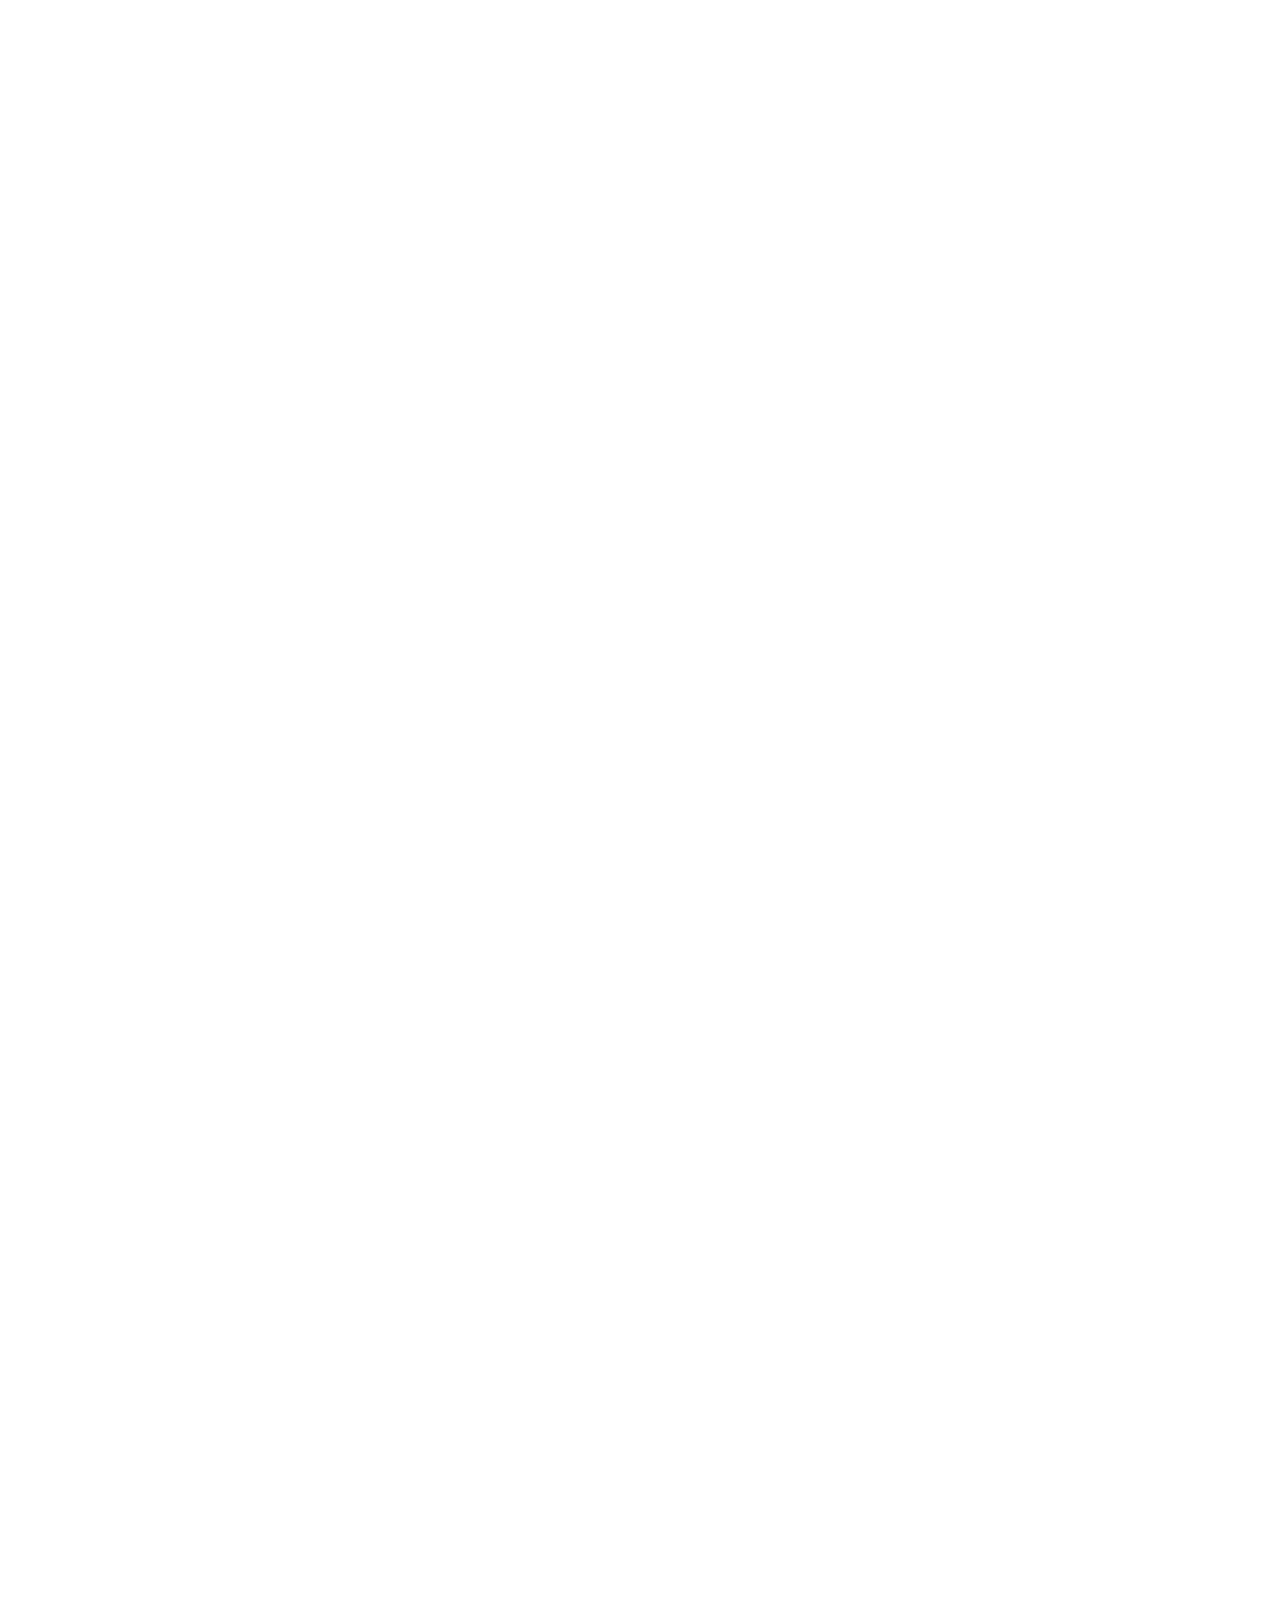
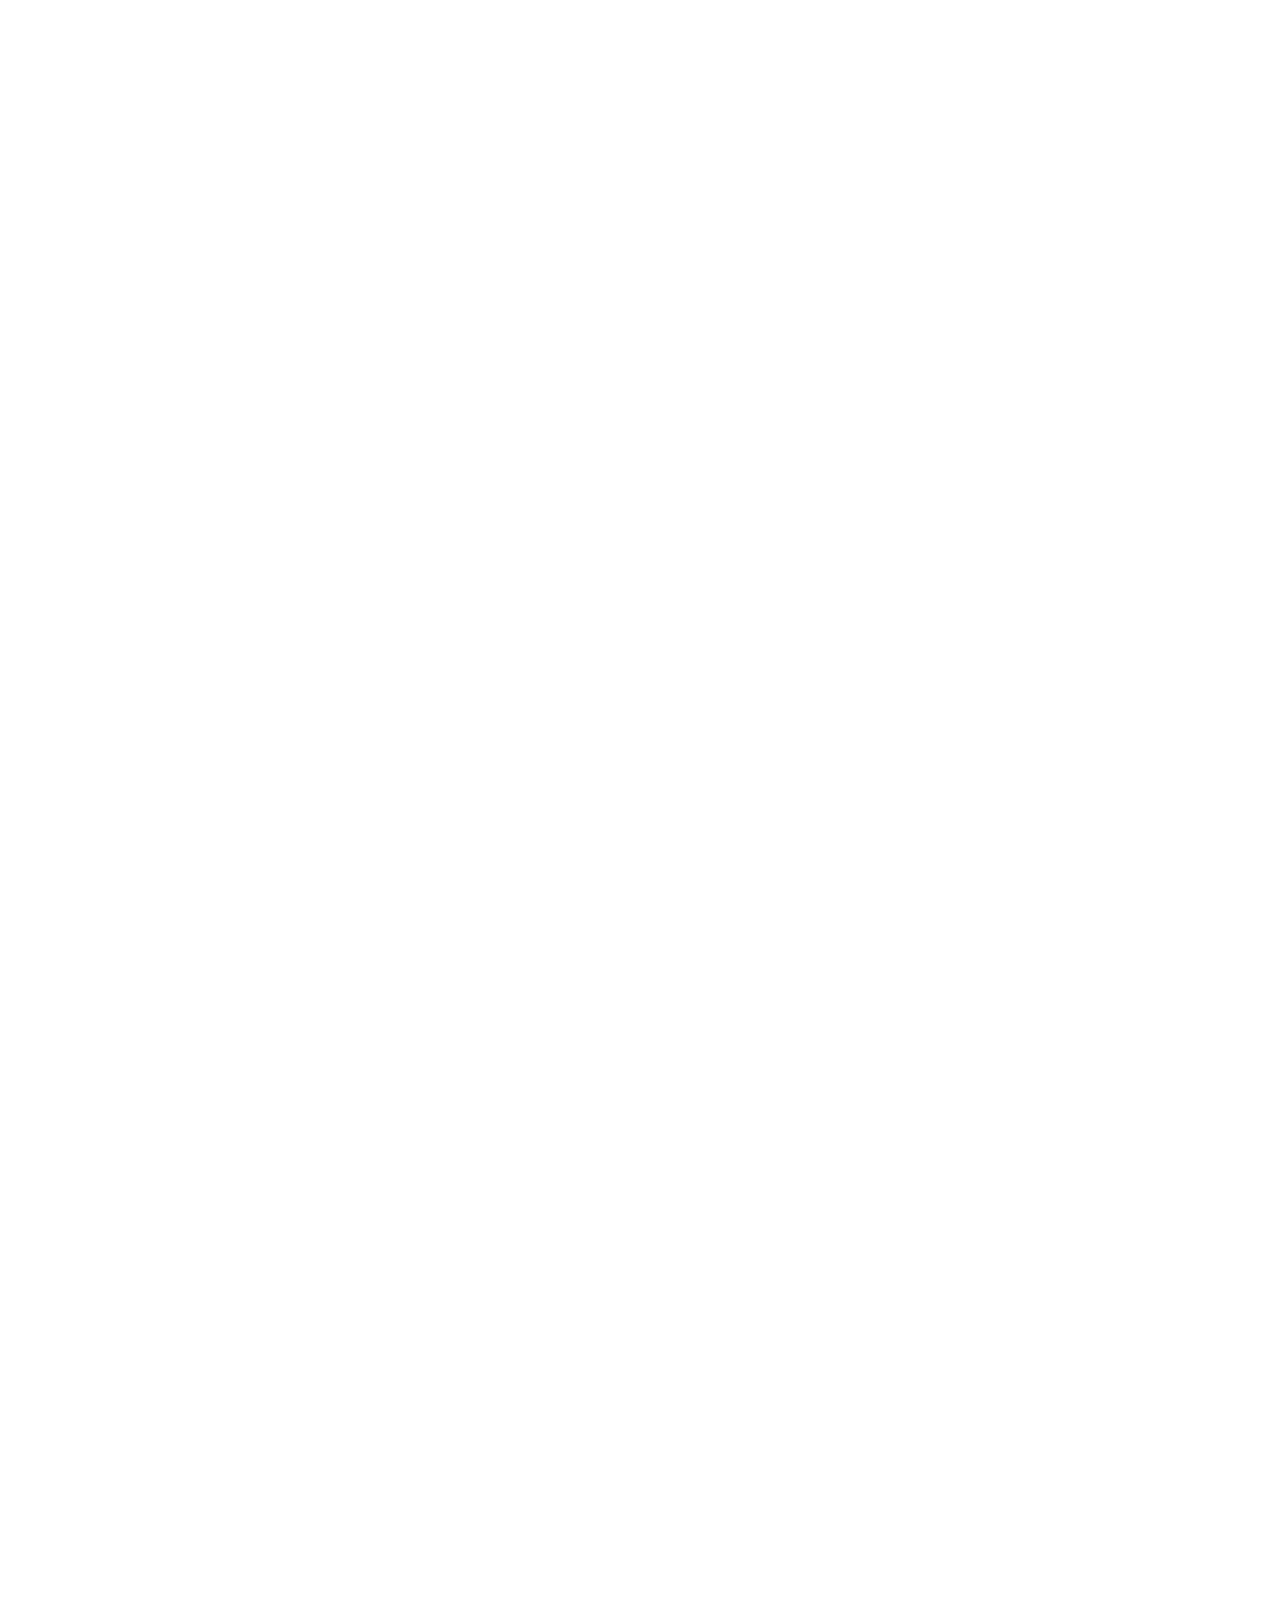
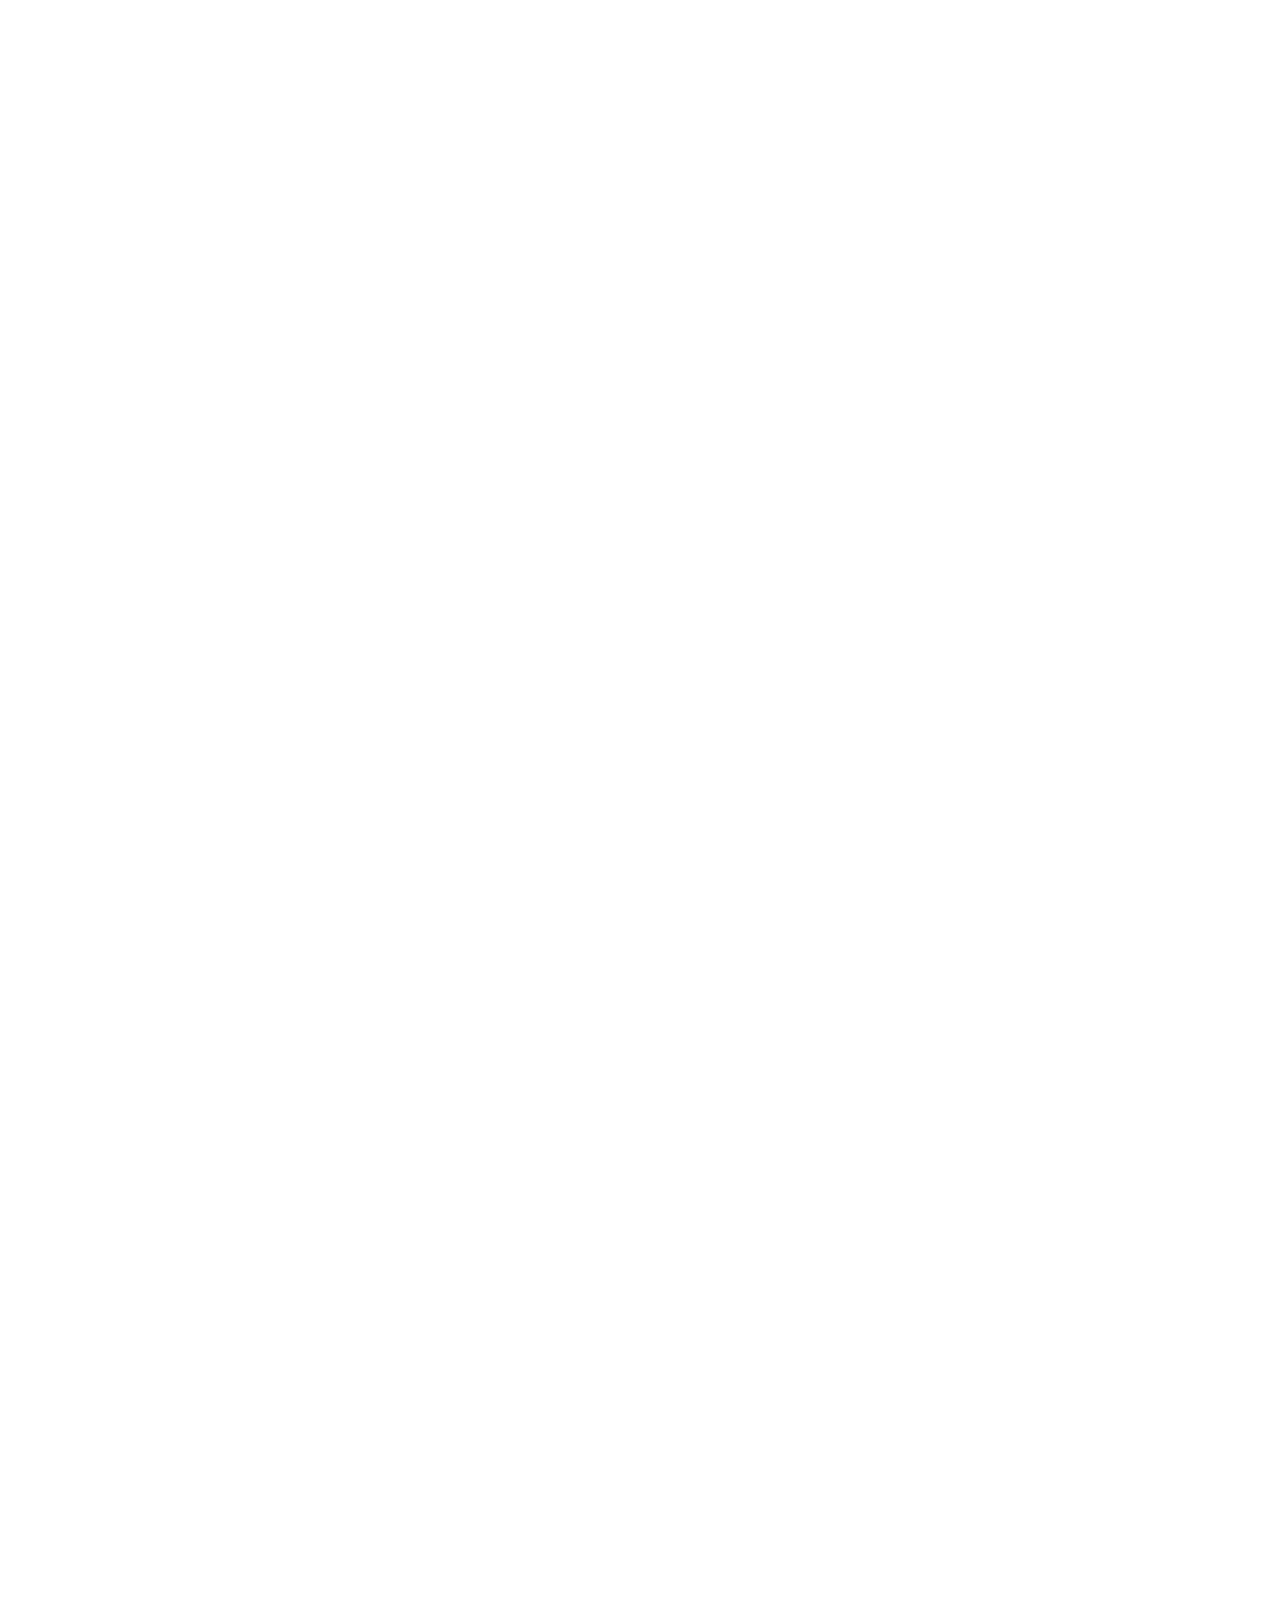
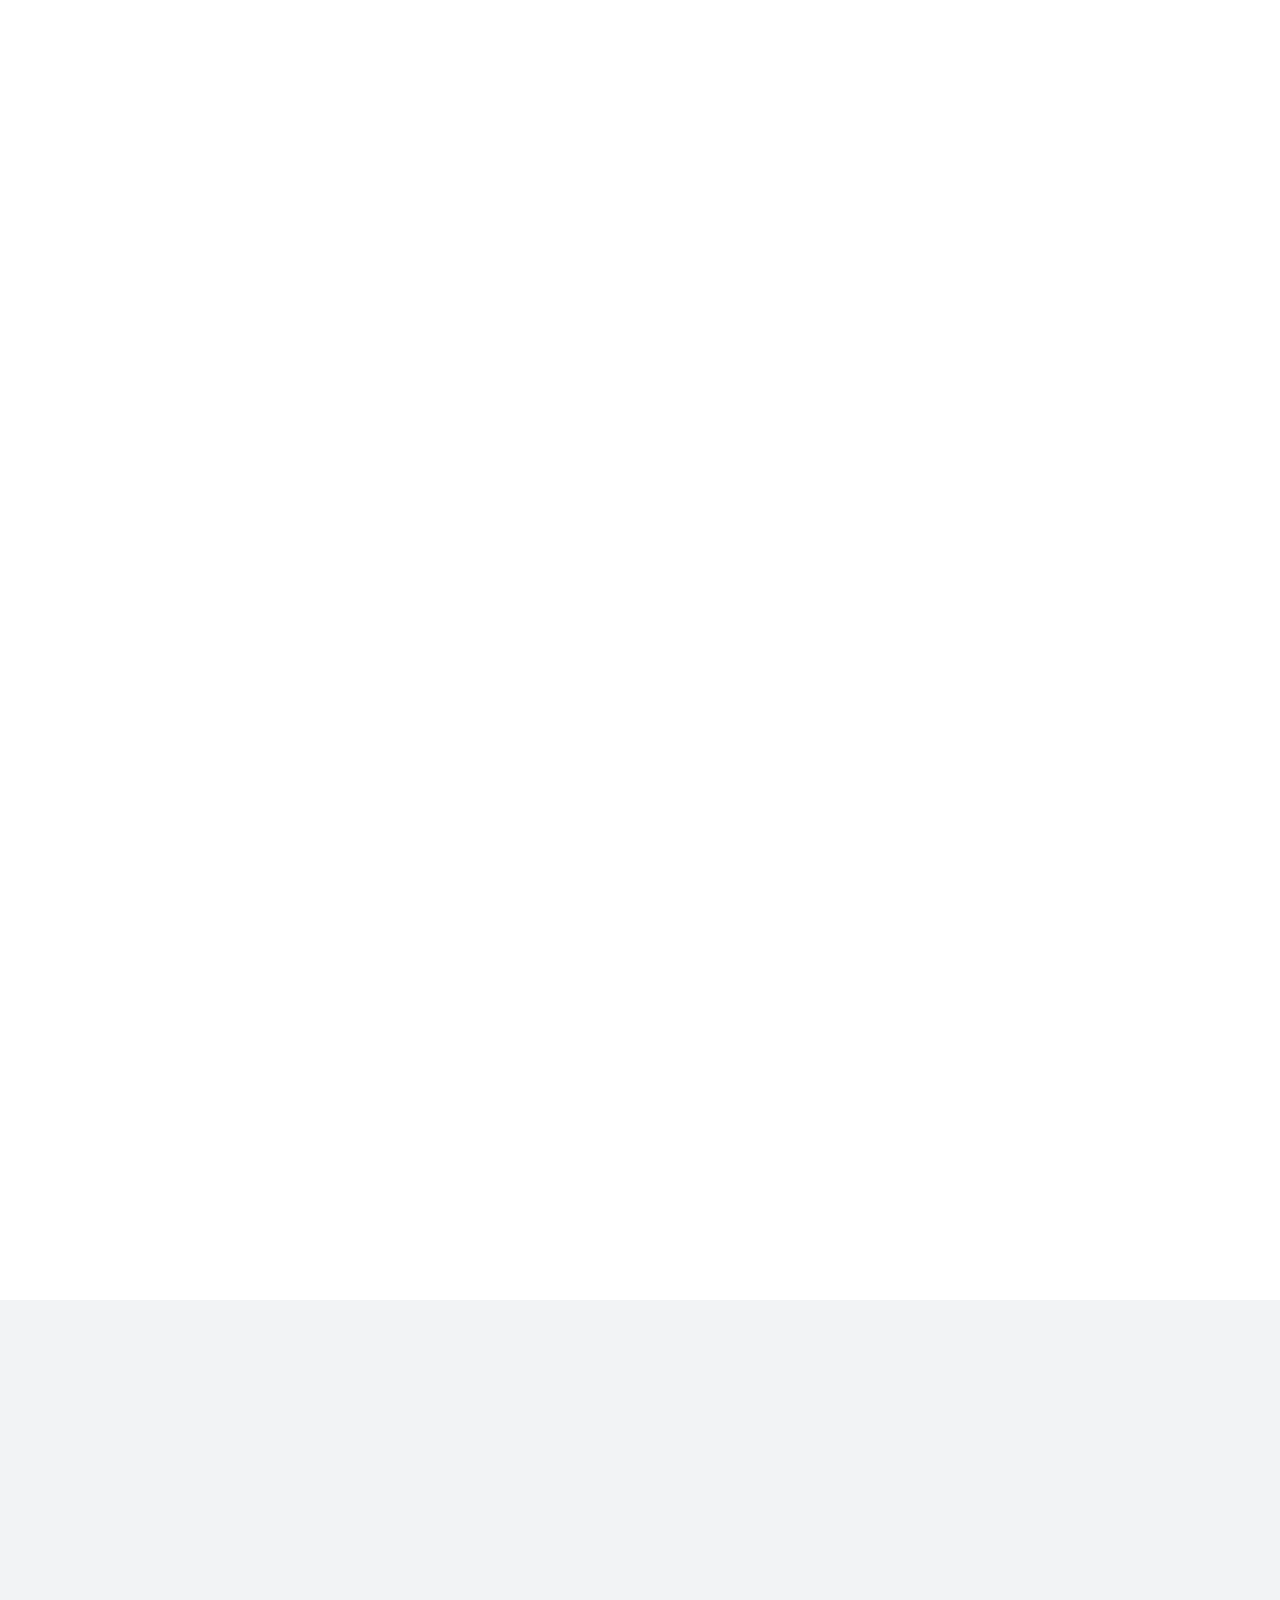
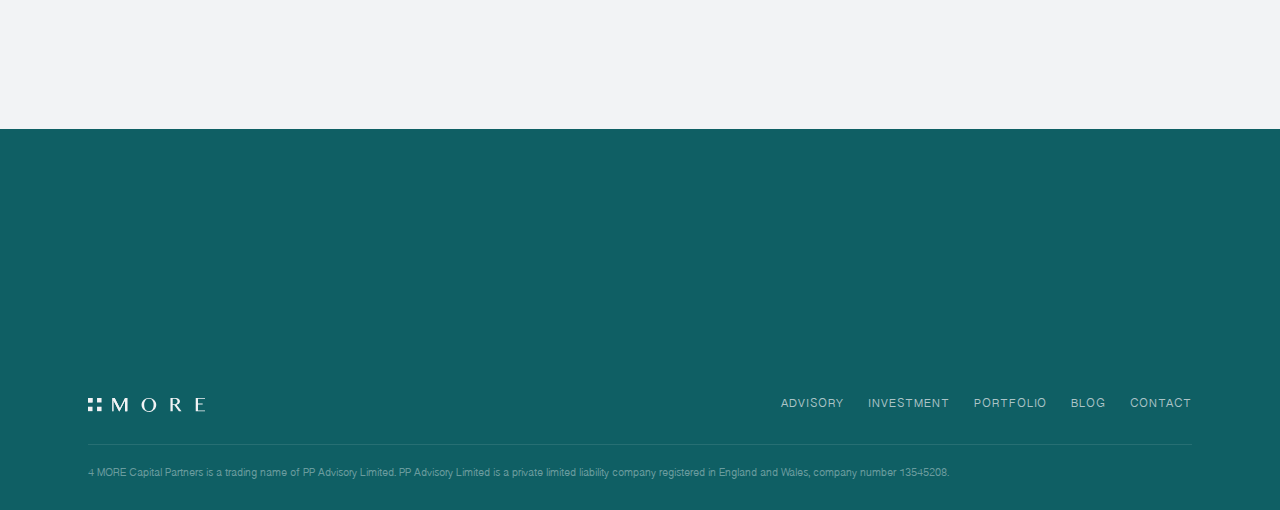
<file: portfolio.html>
<!DOCTYPE html>
<html lang="en">
<head>
  <meta charset="UTF-8">
  <meta name="viewport" content="width=device-width, initial-scale=1.0">
  <meta name="description" content="4 MORE Capital Partners Portfolio - Representative properties across Germany including office, retail, and mixed-use commercial assets.">
  <title>Portfolio | 4 MORE Capital Partners</title>
  <link rel="stylesheet" href="css/style.css">
</head>
<body>

  <div class="top-bar">
    <a href="index.html" class="top-bar-logo"><img src="images/Logo-4-More.svg" alt="4 MORE Capital Partners"></a>
  </div>

  <nav class="nav" id="nav">
    <div class="container">
      <div class="nav-inner">
        <div class="nav-links" id="navLinks">
          <a href="index.html">Home</a>
          <a href="advisory.html">Advisory</a>
          <a href="investment.html">Investment</a>
          <a href="portfolio.html" class="active">Portfolio</a>
          <a href="acquisition.html">Acquisition</a>
          <a href="contact.html">Contact</a>
        </div>
        <button class="nav-toggle" id="navToggle" aria-label="Toggle navigation">
          <span></span><span></span><span></span>
        </button>
      </div>
    </div>
  </nav>

  <section class="page-hero">
    <div class="container">
      <h1>Portfolio</h1>
      <p>A selection of assets we have managed, repositioned, or invested in across key German and European markets.</p>
    </div>
  </section>

  <section class="section">
    <div class="container">
      <div class="portfolio-grid reveal">
        <div class="portfolio-card">
          <div class="portfolio-card-image">
            <svg xmlns="http://www.w3.org/2000/svg" fill="none" viewBox="0 0 24 24" stroke-width="0.5" stroke="currentColor">
              <path stroke-linecap="round" stroke-linejoin="round" d="M2.25 21h19.5m-18-18v18m10.5-18v18m6-13.5V21M6.75 6.75h.75m-.75 3h.75m-.75 3h.75m3-6h.75m-.75 3h.75m-.75 3h.75M6.75 21v-3.375c0-.621.504-1.125 1.125-1.125h2.25c.621 0 1.125.504 1.125 1.125V21M3 3h12m-.75 4.5H21m-3.75 3H21m-3.75 3H21" />
            </svg>
          </div>
          <div class="portfolio-card-info">
            <h4>Wiesbaden</h4>
            <p>Mixed-use commercial</p>
          </div>
        </div>
        <div class="portfolio-card">
          <div class="portfolio-card-image">
            <svg xmlns="http://www.w3.org/2000/svg" fill="none" viewBox="0 0 24 24" stroke-width="0.5" stroke="currentColor">
              <path stroke-linecap="round" stroke-linejoin="round" d="M2.25 21h19.5m-18-18v18m10.5-18v18m6-13.5V21M6.75 6.75h.75m-.75 3h.75m-.75 3h.75m3-6h.75m-.75 3h.75m-.75 3h.75M6.75 21v-3.375c0-.621.504-1.125 1.125-1.125h2.25c.621 0 1.125.504 1.125 1.125V21M3 3h12m-.75 4.5H21m-3.75 3H21m-3.75 3H21" />
            </svg>
          </div>
          <div class="portfolio-card-info">
            <h4>Berlin / Potsdam</h4>
            <p>Office &amp; retail</p>
          </div>
        </div>
        <div class="portfolio-card">
          <div class="portfolio-card-image">
            <svg xmlns="http://www.w3.org/2000/svg" fill="none" viewBox="0 0 24 24" stroke-width="0.5" stroke="currentColor">
              <path stroke-linecap="round" stroke-linejoin="round" d="M2.25 21h19.5m-18-18v18m10.5-18v18m6-13.5V21M6.75 6.75h.75m-.75 3h.75m-.75 3h.75m3-6h.75m-.75 3h.75m-.75 3h.75M6.75 21v-3.375c0-.621.504-1.125 1.125-1.125h2.25c.621 0 1.125.504 1.125 1.125V21M3 3h12m-.75 4.5H21m-3.75 3H21m-3.75 3H21" />
            </svg>
          </div>
          <div class="portfolio-card-info">
            <h4>Mannheim</h4>
            <p>Commercial asset</p>
          </div>
        </div>
        <div class="portfolio-card">
          <div class="portfolio-card-image">
            <svg xmlns="http://www.w3.org/2000/svg" fill="none" viewBox="0 0 24 24" stroke-width="0.5" stroke="currentColor">
              <path stroke-linecap="round" stroke-linejoin="round" d="M2.25 21h19.5m-18-18v18m10.5-18v18m6-13.5V21M6.75 6.75h.75m-.75 3h.75m-.75 3h.75m3-6h.75m-.75 3h.75m-.75 3h.75M6.75 21v-3.375c0-.621.504-1.125 1.125-1.125h2.25c.621 0 1.125.504 1.125 1.125V21M3 3h12m-.75 4.5H21m-3.75 3H21m-3.75 3H21" />
            </svg>
          </div>
          <div class="portfolio-card-info">
            <h4>Frankfurt</h4>
            <p>Office</p>
          </div>
        </div>
        <div class="portfolio-card">
          <div class="portfolio-card-image">
            <svg xmlns="http://www.w3.org/2000/svg" fill="none" viewBox="0 0 24 24" stroke-width="0.5" stroke="currentColor">
              <path stroke-linecap="round" stroke-linejoin="round" d="M2.25 21h19.5m-18-18v18m10.5-18v18m6-13.5V21M6.75 6.75h.75m-.75 3h.75m-.75 3h.75m3-6h.75m-.75 3h.75m-.75 3h.75M6.75 21v-3.375c0-.621.504-1.125 1.125-1.125h2.25c.621 0 1.125.504 1.125 1.125V21M3 3h12m-.75 4.5H21m-3.75 3H21m-3.75 3H21" />
            </svg>
          </div>
          <div class="portfolio-card-info">
            <h4>Munich</h4>
            <p>Retail &amp; mixed-use</p>
          </div>
        </div>
        <div class="portfolio-card">
          <div class="portfolio-card-image">
            <svg xmlns="http://www.w3.org/2000/svg" fill="none" viewBox="0 0 24 24" stroke-width="0.5" stroke="currentColor">
              <path stroke-linecap="round" stroke-linejoin="round" d="M2.25 21h19.5m-18-18v18m10.5-18v18m6-13.5V21M6.75 6.75h.75m-.75 3h.75m-.75 3h.75m3-6h.75m-.75 3h.75m-.75 3h.75M6.75 21v-3.375c0-.621.504-1.125 1.125-1.125h2.25c.621 0 1.125.504 1.125 1.125V21M3 3h12m-.75 4.5H21m-3.75 3H21m-3.75 3H21" />
            </svg>
          </div>
          <div class="portfolio-card-info">
            <h4>Hamburg</h4>
            <p>Commercial asset</p>
          </div>
        </div>
      </div>
    </div>
  </section>

  <section class="section-alt section-sm">
    <div class="container">
      <div class="grid-3 reveal">
        <div>
          <h4>Office</h4>
          <p style="margin-top: 8px; font-size: 0.9375rem;">Core and value-add office assets in established business districts, repositioned through lease optimisation and strategic refurbishment.</p>
        </div>
        <div>
          <h4>Retail</h4>
          <p style="margin-top: 8px; font-size: 0.9375rem;">High-street and neighbourhood retail with stable cash flows, enhanced through active tenant management and ESG upgrades.</p>
        </div>
        <div>
          <h4>Mixed-Use</h4>
          <p style="margin-top: 8px; font-size: 0.9375rem;">Multi-tenanted properties combining commercial, retail, and ancillary uses, offering diversified income and development upside.</p>
        </div>
      </div>
    </div>
  </section>

  <section class="cta-strip">
    <div class="container">
      <div class="cta-strip-inner reveal">
        <div>
          <h2>Interested in Our Portfolio?</h2>
          <p>Contact us to learn more about our current and past investments.</p>
        </div>
        <a href="contact.html" class="btn btn-white btn-arrow">Get in Touch</a>
      </div>
    </div>
  </section>

  <footer class="footer">
    <div class="container">
      <div class="footer-inner">
        <div class="footer-logo"><img src="images/Logo-4-More.svg" alt="4 MORE Capital Partners"></div>
        <div class="footer-nav">
          <a href="advisory.html">Advisory</a>
          <a href="investment.html">Investment</a>
          <a href="portfolio.html">Portfolio</a>
          <a href="#">Blog</a>
          <a href="contact.html">Contact</a>
        </div>
      </div>
      <div class="footer-bottom">
        <p>4 MORE Capital Partners is a trading name of PP Advisory Limited. PP Advisory Limited is a private limited liability company registered in England and Wales, company number 13545208.</p>
      </div>
    </div>
  </footer>

  <script src="js/main.js"></script>
</body>
</html>
</file>
<file: css/style.css>
/* ========================================
   4 MORE Capital Partners
   Clean · Editorial · Architectural
   ======================================== */

/* Fonts from 4-more.com */
@font-face {
  font-family: 'Bangla MN';
  src: url('../fonts/Bangla-MN.ttf') format('truetype');
  font-weight: 400;
  font-style: normal;
  font-display: swap;
}

@font-face {
  font-family: 'Bangla Sangam MN';
  src: url('../fonts/Bangla-Sangam-MN.ttf') format('truetype');
  font-weight: 400;
  font-style: normal;
  font-display: swap;
}

:root {
  /* 4-more.com palette — clean, institutional */
  --white: #FFFFFF;
  --off-white: #F2F3F5;
  --cream: #EFEDE8;
  --warm-gray: #D6D8DB;
  --mid-gray: #7A766E;
  --dark-gray: #4A463E;
  --charcoal: #0f5f64;
  --black: #0a3639;

  /* Accent — subtle, warm */
  --accent: #548184;
  --accent-light: #548184;

  /* Semantic */
  --bg: var(--white);
  --bg-alt: var(--off-white);
  --bg-dark: var(--charcoal);
  --text: var(--black);
  --text-body: var(--dark-gray);
  --text-muted: var(--mid-gray);
  --text-on-dark: var(--off-white);
  --text-on-dark-muted: rgba(242, 243, 245, 0.7);
  --border: var(--warm-gray);
  --border-light: rgba(0, 0, 0, 0.08);
  --border-dark: rgba(255, 255, 255, 0.1);

  /* Fonts — matching 4-more.com */
  --serif: 'Bangla MN', 'Georgia', serif;
  --sans: 'Bangla Sangam MN', -apple-system, BlinkMacSystemFont, 'Segoe UI', sans-serif;
  --ease: cubic-bezier(0.25, 0.46, 0.45, 0.94);
  --ease-out: cubic-bezier(0.0, 0.0, 0.2, 1);
}

/* Reset */
*, *::before, *::after { margin: 0; padding: 0; box-sizing: border-box; }

html {
  font-size: 16px;
  scroll-behavior: smooth;
  -webkit-font-smoothing: antialiased;
  -moz-osx-font-smoothing: grayscale;
}

body {
  font-family: var(--sans);
  color: var(--text-body);
  background: var(--bg);
  line-height: 1.7;
  overflow-x: hidden;
}

a { text-decoration: none; color: inherit; }
ul, ol { list-style: none; }
img { max-width: 100%; height: auto; display: block; }

::selection {
  background: var(--charcoal);
  color: var(--off-white);
}

/* ========== TYPOGRAPHY ========== */
h1, h2, h3 {
  font-family: var(--serif);
  color: var(--text);
  font-weight: 400;
  line-height: 1.2;
}

h4, h5 {
  font-family: var(--sans);
  color: var(--text);
  font-weight: 600;
  line-height: 1.3;
}

h1 { font-size: clamp(2.75rem, 5.5vw, 4.25rem); line-height: 1.08; letter-spacing: -0.03em; }
h2 { font-size: clamp(1.875rem, 3.5vw, 2.75rem); letter-spacing: -0.025em; }
h3 { font-size: clamp(1.25rem, 2vw, 1.5rem); letter-spacing: -0.01em; }
h4 { font-size: 0.9375rem; }

p { font-size: 1rem; line-height: 1.75; }

/* Eyebrow / label — the Arches-style uppercase micro-label */
.label {
  font-family: var(--sans);
  font-size: 0.6875rem;
  font-weight: 600;
  letter-spacing: 0.2em;
  text-transform: uppercase;
  color: var(--text-muted);
  display: block;
}

/* Thin horizontal rule — the signature divider */
.rule {
  width: 100%;
  height: 1px;
  background: var(--border-light);
  border: none;
}

.rule-dark {
  background: var(--border-dark);
}

/* ========== LAYOUT ========== */
.container {
  max-width: 1200px;
  margin: 0 auto;
  padding: 0 48px;
}

.container-narrow {
  max-width: 860px;
  margin: 0 auto;
  padding: 0 48px;
}

/* ========== TOP BAR (Centered Logo like 4-more.com) ========== */
.top-bar {
  padding: 28px 0;
  text-align: center;
  position: relative;
  z-index: 101;
}

.top-bar-logo {
  display: inline-block;
}

.top-bar-logo img {
  height: 18px;
  width: auto;
  /* Logo is white on light bg — invert so it reads dark on white top-bar */
  filter: invert(1);
}

/* ========== NAVIGATION ========== */
.nav {
  position: sticky;
  top: 0;
  z-index: 100;
  background: var(--bg);
  border-bottom: 1px solid var(--border-light);
  transition: box-shadow 0.4s var(--ease);
}

.nav.scrolled {
  box-shadow: 0 1px 0 var(--border-light);
}

.nav-inner {
  display: flex;
  align-items: center;
  justify-content: center;
  height: 52px;
  gap: 36px;
}

.nav-links {
  display: flex;
  align-items: center;
  gap: 28px;
}

.nav-links a {
  font-size: 0.75rem;
  font-weight: 500;
  letter-spacing: 0.14em;
  text-transform: uppercase;
  color: var(--text-muted);
  transition: color 0.3s;
  white-space: nowrap;
  position: relative;
}

.nav-links a:hover { color: var(--text); }
.nav-links a.active { color: var(--text); }

/* Subtle underline on active — thin, offset */
.nav-links a.active::after {
  content: '';
  position: absolute;
  bottom: -4px;
  left: 0;
  right: 0;
  height: 1px;
  background: var(--text);
}

/* Mobile nav toggle */
.nav-toggle {
  display: none;
  background: none;
  border: none;
  cursor: pointer;
  padding: 4px;
  z-index: 200;
  position: absolute;
  right: 48px;
}

.nav-toggle span {
  display: block;
  width: 24px;
  height: 1px;
  background: var(--text);
  margin: 6px 0;
  transition: all 0.3s var(--ease);
}

.nav-toggle.active span:nth-child(1) { transform: rotate(45deg) translate(5px, 5px); }
.nav-toggle.active span:nth-child(2) { opacity: 0; }
.nav-toggle.active span:nth-child(3) { transform: rotate(-45deg) translate(5px, -5px); }

/* ========== HERO (full-bleed background) ========== */
.hero {
  position: relative;
  overflow: hidden;
  display: flex;
  align-items: center;
  /* Fill viewport minus top-bar (~74px) and nav (~53px) */
  min-height: calc(100vh - 127px);
  min-height: calc(100svh - 127px);
  padding: 80px 0 120px;
}

/* Background layer — photo with parallax */
.hero-bg {
  position: absolute;
  inset: -20% 0 0 0; /* extra height above for parallax travel room */
  z-index: 0;
  will-change: transform;
  background: url('../images/hero.jpg') center center / cover no-repeat;
  background-color: #1a1a1a; /* fallback while loading */
}

/* Teal-tinted overlay for text readability + brand cohesion */
.hero-overlay {
  position: absolute;
  inset: 0;
  z-index: 1;
  background: linear-gradient(
    180deg,
    rgba(15, 95, 100, 0.35) 0%,
    rgba(15, 95, 100, 0.5) 60%,
    rgba(15, 95, 100, 0.92) 100%
  );
}

/* Teal fade at bottom edge — flows into the site's dark green */
.hero::after {
  content: '';
  position: absolute;
  bottom: 0;
  left: 0;
  right: 0;
  height: 220px;
  background: linear-gradient(to top, #0f5f64 0%, rgba(15, 95, 100, 0) 100%);
  z-index: 3;
  pointer-events: none;
}

/* Content above the background */
.hero .container {
  position: relative;
  z-index: 2;
  will-change: transform, opacity;
}

.hero-content {
  max-width: 640px;
}

.hero .label {
  margin-bottom: 24px;
  color: rgba(255, 255, 255, 0.65);
}

.hero h1 {
  margin-bottom: 24px;
  color: var(--white);
}

.hero-desc {
  font-size: 1.125rem;
  color: rgba(255, 255, 255, 0.85);
  line-height: 1.8;
  max-width: 540px;
}

/* ========== BUTTONS ========== */
.btn {
  display: inline-flex;
  align-items: center;
  gap: 10px;
  font-family: var(--sans);
  font-weight: 600;
  font-size: 0.75rem;
  letter-spacing: 0.12em;
  text-transform: uppercase;
  border: none;
  cursor: pointer;
  transition: all 0.3s var(--ease);
}

.btn-primary {
  background: var(--charcoal);
  color: var(--off-white);
  padding: 16px 36px;
  border-radius: 0;
}

.btn-primary:hover {
  background: var(--black);
}

.btn-outline {
  background: transparent;
  color: var(--text);
  padding: 14px 34px;
  border: 1px solid var(--charcoal);
  border-radius: 0;
}

.btn-outline:hover {
  background: var(--charcoal);
  color: var(--off-white);
}

.btn-text {
  background: none;
  color: var(--text);
  padding: 0;
  font-weight: 600;
  position: relative;
}

.btn-text::after {
  content: '';
  position: absolute;
  bottom: -2px;
  left: 0;
  width: 100%;
  height: 1px;
  background: var(--text);
  transform: scaleX(0);
  transform-origin: right;
  transition: transform 0.4s var(--ease);
}

.btn-text:hover::after {
  transform: scaleX(1);
  transform-origin: left;
}

.btn-arrow::after {
  content: '\2192';
  transition: transform 0.3s var(--ease);
  text-transform: none;
  letter-spacing: 0;
}

.btn-arrow:hover::after { transform: translateX(4px); }

/* White button for dark backgrounds */
.btn-white {
  background: var(--white);
  color: var(--charcoal);
  padding: 16px 36px;
  border-radius: 0;
}

.btn-white:hover {
  background: var(--off-white);
}

/* ========== SECTIONS ========== */
.section {
  padding: 140px 0;
}

.section-sm {
  padding: 100px 0;
}

.section-alt {
  background: var(--off-white);
}

.section-dark {
  background: var(--charcoal);
}

.section-dark h1,
.section-dark h2,
.section-dark h3,
.section-dark h4 { color: var(--text-on-dark); }
.section-dark p { color: var(--text-on-dark-muted); }
.section-dark .label { color: var(--text-on-dark-muted); }

/* Section header */
.section-header {
  margin-bottom: 72px;
}

.section-header h2 { margin-bottom: 16px; }
.section-header p { max-width: 520px; }
.section-header .label { margin-bottom: 12px; }

.section-header-center { text-align: center; }
.section-header-center p { margin-left: auto; margin-right: auto; }

/* Two-column header (editorial) */
.section-header-split {
  display: grid;
  grid-template-columns: 1fr 1fr;
  gap: 80px;
  align-items: end;
  margin-bottom: 72px;
}

.section-header-split p { max-width: 100%; }

/* ========== GRIDS ========== */
.grid-2 {
  display: grid;
  grid-template-columns: 1fr 1fr;
  gap: 80px;
  align-items: start;
}

.grid-3 {
  display: grid;
  grid-template-columns: repeat(3, 1fr);
  gap: 1px;
  background: var(--border-light);
}

.grid-3 > * {
  background: var(--bg);
  padding: 48px 40px;
}

.section-alt .grid-3 > * { background: var(--off-white); }

.grid-4 {
  display: grid;
  grid-template-columns: repeat(4, 1fr);
  gap: 1px;
  background: var(--border-light);
}

.grid-4 > * {
  background: var(--bg);
  padding: 48px 32px;
}

.section-dark .grid-4 {
  background: var(--border-dark);
}

.section-dark .grid-4 > * {
  background: var(--charcoal);
}

/* ========== SERVICE BLOCKS ========== */
.services-duo {
  display: grid;
  grid-template-columns: 1fr 1fr;
  gap: 1px;
  background: var(--border-light);
}

.service-block {
  background: var(--bg);
  padding: 56px 48px;
  transition: background 0.3s var(--ease);
}

.service-block:hover {
  background: var(--off-white);
}

.service-block .label {
  margin-bottom: 16px;
  color: var(--accent);
}

.service-block p {
  margin-bottom: 28px;
  color: var(--text-body);
}

/* Service items — minimal, line-separated */
.service-item {
  padding: 40px 0;
  border-bottom: 1px solid var(--border-light);
}

.service-item:first-child {
  border-top: 1px solid var(--border-light);
}

.service-item h3 { margin-bottom: 10px; }
.service-item p { font-size: 0.9375rem; line-height: 1.7; }

/* ========== PRINCIPLES ========== */
.principles-grid {
  display: grid;
  grid-template-columns: repeat(4, 1fr);
  gap: 1px;
  background: var(--border-dark);
}

.principle-item {
  background: var(--charcoal);
  padding: 48px 32px;
  text-align: center;
  display: flex;
  flex-direction: column;
  align-items: center;
  gap: 16px;
}

.principle-icon {
  width: 56px;
  height: 56px;
  display: flex;
  align-items: center;
  justify-content: center;
}

.principle-icon svg {
  width: 28px;
  height: 28px;
  stroke: var(--accent-light);
}

.principle-item h4 {
  font-family: var(--serif);
  font-weight: 400;
  font-size: 1rem;
  color: var(--text-on-dark);
  letter-spacing: 0;
}

/* ========== QUOTE / EDITORIAL BREAK ========== */
.editorial-break {
  padding: 120px 0;
  border-top: 1px solid var(--border-light);
  border-bottom: 1px solid var(--border-light);
}

.editorial-break-inner {
  max-width: 720px;
  margin: 0 auto;
  text-align: center;
}

.editorial-break blockquote {
  font-family: var(--serif);
  font-size: clamp(1.125rem, 2vw, 1.375rem);
  font-weight: 400;
  color: var(--text);
  line-height: 1.7;
  font-style: italic;
  margin-bottom: 24px;
}

.editorial-break cite {
  font-family: var(--sans);
  font-size: 0.6875rem;
  font-weight: 600;
  letter-spacing: 0.2em;
  text-transform: uppercase;
  color: var(--text-muted);
  font-style: normal;
  display: block;
}

/* ========== TEAM ========== */
.team-grid {
  display: grid;
  grid-template-columns: repeat(4, 1fr);
  gap: 28px;
}

.team-member {
  text-align: center;
}

.team-photo {
  width: 100%;
  aspect-ratio: 3/4;
  background: var(--cream);
  margin-bottom: 16px;
  display: flex;
  align-items: center;
  justify-content: center;
  overflow: hidden;
}

.team-photo svg {
  width: 40px;
  height: 40px;
  stroke: var(--warm-gray);
}

.team-member h4 {
  font-family: var(--serif);
  font-weight: 400;
  font-size: 1.0625rem;
  margin-bottom: 4px;
  color: var(--text);
}

.team-member .team-title {
  font-size: 0.75rem;
  font-weight: 500;
  letter-spacing: 0.08em;
  text-transform: uppercase;
  color: var(--text-muted);
  margin-bottom: 12px;
}

.team-member p:last-child {
  font-size: 0.875rem;
  color: var(--text-body);
  line-height: 1.65;
}

/* ========== CTA STRIP ========== */
.cta-strip {
  background: var(--charcoal);
  padding: 72px 0;
}

.cta-strip-inner {
  display: flex;
  align-items: center;
  justify-content: space-between;
  gap: 56px;
}

.cta-strip h2 {
  color: var(--text-on-dark);
  margin-bottom: 8px;
  font-size: clamp(1.5rem, 2.5vw, 2rem);
}

.cta-strip p {
  color: var(--text-on-dark-muted);
  margin-bottom: 0;
  max-width: 500px;
}

/* ========== PAGE HERO (inner pages) ========== */
.page-hero {
  padding: 88px 0;
  border-bottom: 1px solid var(--border-light);
}

.page-hero .label {
  margin-bottom: 16px;
}

.page-hero h1 {
  margin-bottom: 16px;
  font-size: clamp(2.25rem, 4.5vw, 3.5rem);
}

.page-hero p {
  font-size: 1.0625rem;
  max-width: 560px;
  color: var(--text-body);
}

/* ========== STEPS (numbered) ========== */
.steps-row {
  display: grid;
  grid-template-columns: repeat(4, 1fr);
  gap: 1px;
  background: var(--border-light);
  counter-reset: step;
}

.step-item {
  background: var(--bg);
  padding: 48px 32px;
  counter-increment: step;
}

.section-alt .step-item { background: var(--off-white); }

.step-item::before {
  content: counter(step, decimal-leading-zero);
  display: block;
  font-family: var(--serif);
  font-size: 2.5rem;
  font-weight: 400;
  color: var(--warm-gray);
  line-height: 1;
  margin-bottom: 20px;
}

.step-item h4 { margin-bottom: 8px; }
.step-item p { font-size: 0.9375rem; }

/* ========== PILL TAGS ========== */
.pill-tags {
  display: flex;
  flex-wrap: wrap;
  gap: 12px;
  margin-top: 28px;
}

.pill-tag {
  font-size: 0.75rem;
  font-weight: 500;
  letter-spacing: 0.06em;
  color: var(--text-body);
  padding: 10px 24px;
  border: 1px solid var(--border);
  transition: all 0.3s;
}

.pill-tag:hover {
  border-color: var(--charcoal);
  color: var(--text);
}

/* ========== FOCUS PANEL ========== */
.focus-panel {
  background: var(--charcoal);
  padding: 48px;
  position: relative;
}

.focus-panel::before {
  content: '';
  position: absolute;
  top: 0;
  left: 0;
  bottom: 0;
  width: 3px;
  background: var(--accent);
}

.focus-panel .label {
  color: var(--text-on-dark-muted);
  margin-bottom: 20px;
}

.region-list {
  display: flex;
  flex-wrap: wrap;
  gap: 8px;
  margin-bottom: 28px;
}

.region-item {
  font-size: 0.75rem;
  font-weight: 500;
  letter-spacing: 0.06em;
  color: var(--text-on-dark-muted);
  padding: 8px 16px;
  border: 1px solid var(--border-dark);
  transition: border-color 0.3s;
}

.region-item:hover { border-color: rgba(255, 255, 255, 0.3); }

.focus-metrics {
  display: grid;
  grid-template-columns: 1fr 1fr;
  gap: 24px;
}

.focus-metric {
  border-left: 1px solid var(--border-dark);
  padding-left: 16px;
}

.focus-metric h4 {
  font-size: 0.6875rem;
  font-weight: 600;
  letter-spacing: 0.12em;
  text-transform: uppercase;
  color: rgba(255, 255, 255, 0.5);
  margin-bottom: 4px;
}

.focus-metric p {
  font-size: 0.875rem;
  color: var(--text-on-dark-muted);
}

/* ========== PROPERTY DETAIL (Case Study) ========== */
.property-detail {
  display: grid;
  grid-template-columns: 1fr 340px;
  gap: 64px;
  align-items: start;
}

.property-main h2 {
  margin-bottom: 32px;
}

.property-hero-img {
  width: 100%;
  margin-bottom: 32px;
  overflow: hidden;
}

.property-hero-img img {
  width: 100%;
  height: auto;
  display: block;
}

p.property-description {
  font-size: 0.9375rem;
  line-height: 1.8;
  color: var(--text-body);
}

/* Sidebar data sheet */
.property-sidebar {
  border-top: 2px solid var(--text);
  padding-top: 24px;
  position: sticky;
  top: 80px;
}

.property-data-sheet {
  margin: 0;
}

.property-data-row {
  display: flex;
  justify-content: space-between;
  gap: 16px;
  padding: 8px 0;
  border-bottom: 1px solid var(--border-light);
}

.property-data-row:first-child {
  border-top: 1px solid var(--border-light);
}

.property-data-row dt {
  font-size: 0.8125rem;
  font-weight: 600;
  color: var(--text);
  white-space: nowrap;
  flex-shrink: 0;
}

.property-data-row dd {
  font-size: 0.8125rem;
  color: var(--text-body);
  text-align: right;
  margin: 0;
}

/* Photo Gallery */
.property-gallery {
  margin-top: 64px;
}

.property-gallery-row {
  display: flex;
  gap: 8px;
  margin-bottom: 8px;
}

.property-gallery-item {
  flex: 1;
  overflow: hidden;
  background: var(--cream);
}

.property-gallery-item.property-gallery-wide {
  flex: 1.6;
}

.property-gallery-item img {
  width: 100%;
  height: 100%;
  object-fit: cover;
  display: block;
  transition: transform 0.5s var(--ease);
}

.property-gallery-item:hover img {
  transform: scale(1.03);
}

/* ========== ACQUISITION ========== */
.acquisition-grid {
  display: grid;
  grid-template-columns: 1fr 1fr;
  gap: 0 80px;
}

.acquisition-item {
  padding: 28px 0;
  border-bottom: 1px solid var(--border-light);
}

.acquisition-item:first-child,
.acquisition-item:nth-child(2) {
  border-top: 1px solid var(--border-light);
}

.acquisition-item h4 { margin-bottom: 8px; }
.acquisition-item p { font-size: 0.9375rem; color: var(--text-body); line-height: 1.7; }

/* ========== CONTACT ========== */
.contact-grid {
  display: grid;
  grid-template-columns: 1fr 1.2fr;
  gap: 80px;
}

.contact-info { margin-top: 36px; }

.contact-detail {
  padding: 20px 0;
  border-bottom: 1px solid var(--border-light);
}

.contact-detail:first-child { border-top: 1px solid var(--border-light); }

.contact-detail .label {
  margin-bottom: 4px;
}

.contact-detail p { font-size: 0.9375rem; color: var(--text); }

/* Form */
.contact-form {
  background: var(--off-white);
  padding: 48px;
}

.contact-form h3 { margin-bottom: 28px; }

.form-row {
  display: grid;
  grid-template-columns: 1fr 1fr;
  gap: 16px;
}

.form-group { margin-bottom: 20px; }

.form-group label {
  display: block;
  font-size: 0.6875rem;
  font-weight: 600;
  letter-spacing: 0.12em;
  text-transform: uppercase;
  color: var(--text-muted);
  margin-bottom: 8px;
}

.form-group input,
.form-group select,
.form-group textarea {
  width: 100%;
  padding: 14px 16px;
  font-family: var(--sans);
  font-size: 0.9375rem;
  color: var(--text);
  background: var(--white);
  border: 1px solid var(--border);
  border-radius: 0;
  outline: none;
  transition: border-color 0.3s;
  -webkit-appearance: none;
  appearance: none;
}

.form-group input:focus,
.form-group select:focus,
.form-group textarea:focus {
  border-color: var(--charcoal);
}

.form-group textarea {
  min-height: 140px;
  resize: vertical;
}

.form-group select {
  background-image: url("data:image/svg+xml;charset=UTF-8,%3csvg xmlns='http://www.w3.org/2000/svg' viewBox='0 0 24 24' fill='none' stroke='%239B978F' stroke-width='2' stroke-linecap='round' stroke-linejoin='round'%3e%3cpolyline points='6 9 12 15 18 9'%3e%3c/polyline%3e%3c/svg%3e");
  background-repeat: no-repeat;
  background-position: right 14px center;
  background-size: 16px;
  padding-right: 40px;
}

.form-submit {
  width: 100%;
  justify-content: center;
  background: var(--charcoal);
  color: var(--off-white);
  padding: 16px 36px;
  border-radius: 0;
  font-family: var(--sans);
  font-weight: 600;
  font-size: 0.75rem;
  letter-spacing: 0.12em;
  text-transform: uppercase;
  border: none;
  cursor: pointer;
  transition: background 0.3s;
}

.form-submit:hover { background: var(--black); }

/* ========== FOOTER ========== */
.footer {
  background: var(--charcoal);
  padding: 48px 0 28px;
}

.footer-inner {
  display: flex;
  align-items: center;
  justify-content: space-between;
  padding-bottom: 28px;
  border-bottom: 1px solid var(--border-dark);
}

.footer-logo img {
  height: 14px;
  width: auto;
  /* White logo on dark footer — no inversion needed */
}

.footer-nav {
  display: flex;
  gap: 24px;
}

.footer-nav a {
  font-size: 0.75rem;
  font-weight: 500;
  letter-spacing: 0.08em;
  text-transform: uppercase;
  color: var(--text-on-dark-muted);
  transition: color 0.3s;
}

.footer-nav a:hover { color: var(--text-on-dark); }

.footer-bottom {
  padding-top: 20px;
}

.footer-bottom p {
  font-size: 0.6875rem;
  color: rgba(255, 255, 255, 0.4);
  line-height: 1.6;
}

/* ========== SCROLL REVEAL ========== */
.reveal {
  opacity: 0;
  transform: translateY(20px);
  transition: opacity 0.7s var(--ease-out), transform 0.7s var(--ease-out);
}

.reveal.visible {
  opacity: 1;
  transform: translateY(0);
}

.reveal-d1 { transition-delay: 0.08s; }
.reveal-d2 { transition-delay: 0.16s; }
.reveal-d3 { transition-delay: 0.24s; }
.reveal-d4 { transition-delay: 0.32s; }

/* ========== UTILITY ========== */
.text-center { text-align: center; }
.mt-0 { margin-top: 0; }

/* ========== RESPONSIVE ========== */
@media (max-width: 1024px) {
  .container { padding: 0 32px; }
  .container-narrow { padding: 0 32px; }
  .section { padding: 100px 0; }
  .section-sm { padding: 80px 0; }

  .hero { padding: 80px 0 120px; min-height: calc(100vh - 126px); min-height: calc(100svh - 126px); }

  .grid-2, .contact-grid, .acquisition-grid, .section-header-split {
    grid-template-columns: 1fr;
    gap: 48px;
  }

  .grid-3, .services-duo {
    grid-template-columns: 1fr 1fr;
  }

  .property-detail {
    grid-template-columns: 1fr;
  }

  .property-sidebar {
    position: static;
  }

  .grid-4, .principles-grid, .steps-row, .team-grid {
    grid-template-columns: 1fr 1fr;
  }

  .cta-strip-inner {
    flex-direction: column;
    text-align: center;
  }

  .cta-strip p { margin: 0 auto; }

  .footer-inner { flex-direction: column; gap: 20px; text-align: center; }
}

@media (max-width: 768px) {
  .container { padding: 0 24px; }
  .container-narrow { padding: 0 24px; }
  .section { padding: 80px 0; }
  .section-sm { padding: 64px 0; }

  .top-bar { padding: 20px 0; }

  /* Mobile nav */
  .nav-inner { justify-content: center; }

  .nav-links {
    display: none;
    position: fixed;
    inset: 0;
    background: var(--charcoal);
    flex-direction: column;
    justify-content: center;
    align-items: center;
    gap: 0;
    z-index: 150;
    padding: 80px 40px;
  }

  .nav-links.open {
    display: flex;
    animation: navFadeIn 0.3s var(--ease);
  }

  @keyframes navFadeIn {
    from { opacity: 0; }
    to { opacity: 1; }
  }

  .nav-links a {
    color: var(--text-on-dark-muted) !important;
    font-size: 1.25rem;
    font-family: var(--serif);
    font-weight: 400;
    letter-spacing: 0;
    text-transform: none;
    padding: 16px 0;
    width: 100%;
    text-align: center;
    border-bottom: 1px solid var(--border-dark);
  }

  .nav-links a:hover,
  .nav-links a.active { color: var(--text-on-dark) !important; }

  .nav-links a.active::after { display: none; }

  .nav-toggle {
    display: block;
    right: 24px;
  }

  .nav-toggle.active span { background: var(--text-on-dark); }

  /* Layout */
  .hero {
    padding: 60px 0 100px;
    /* Mobile: subtract top-bar (~52px) + nav (~53px) */
    min-height: calc(100vh - 105px);
    min-height: calc(100svh - 105px);
  }
  .hero::after { height: 100px; }
  .hero h1 { font-size: clamp(2rem, 8vw, 3rem); }
  .hero-desc { font-size: 1rem; }

  .grid-3, .grid-4, .steps-row, .principles-grid {
    grid-template-columns: 1fr;
  }

  .property-gallery-row {
    flex-wrap: wrap;
  }

  .property-gallery-item {
    flex: 1 1 calc(50% - 4px);
    min-width: calc(50% - 4px);
  }

  .property-gallery-item.property-gallery-wide {
    flex: 1 1 100%;
  }

  .services-duo { grid-template-columns: 1fr; }
  .team-grid { grid-template-columns: 1fr 1fr; gap: 24px; }

  .page-hero { padding: 56px 0; }
  .page-hero h1 { font-size: clamp(1.75rem, 7vw, 2.5rem); }

  .section-header { margin-bottom: 48px; }
  .section-header-split { margin-bottom: 48px; }

  .service-block { padding: 36px 28px; }
  .step-item { padding: 36px 24px; }
  .focus-panel { padding: 32px; }
  .focus-metrics { grid-template-columns: 1fr; }
  .contact-form { padding: 32px; }
  .editorial-break { padding: 80px 0; }

  .form-row { grid-template-columns: 1fr; }
  .footer-nav { flex-wrap: wrap; justify-content: center; gap: 16px; }
  .pill-tags { justify-content: center; }
}

@media (max-width: 480px) {
  .section { padding: 64px 0; }
  .contact-form { padding: 24px; }
  .section-header { margin-bottom: 36px; }
  .team-grid { grid-template-columns: 1fr; }
  .editorial-break blockquote { font-size: 1.0625rem; }
  .principles-grid { gap: 0; }
  .principle-item { padding: 36px 20px; }
  .grid-3 > *, .grid-4 > * { padding: 36px 24px; }
}

/* Reduced motion */
@media (prefers-reduced-motion: reduce) {
  .reveal { opacity: 1; transform: none; transition: none; }
  .hero-bg { inset: 0 !important; }
  .hero .container { opacity: 1 !important; transform: none !important; }
}
</file>
